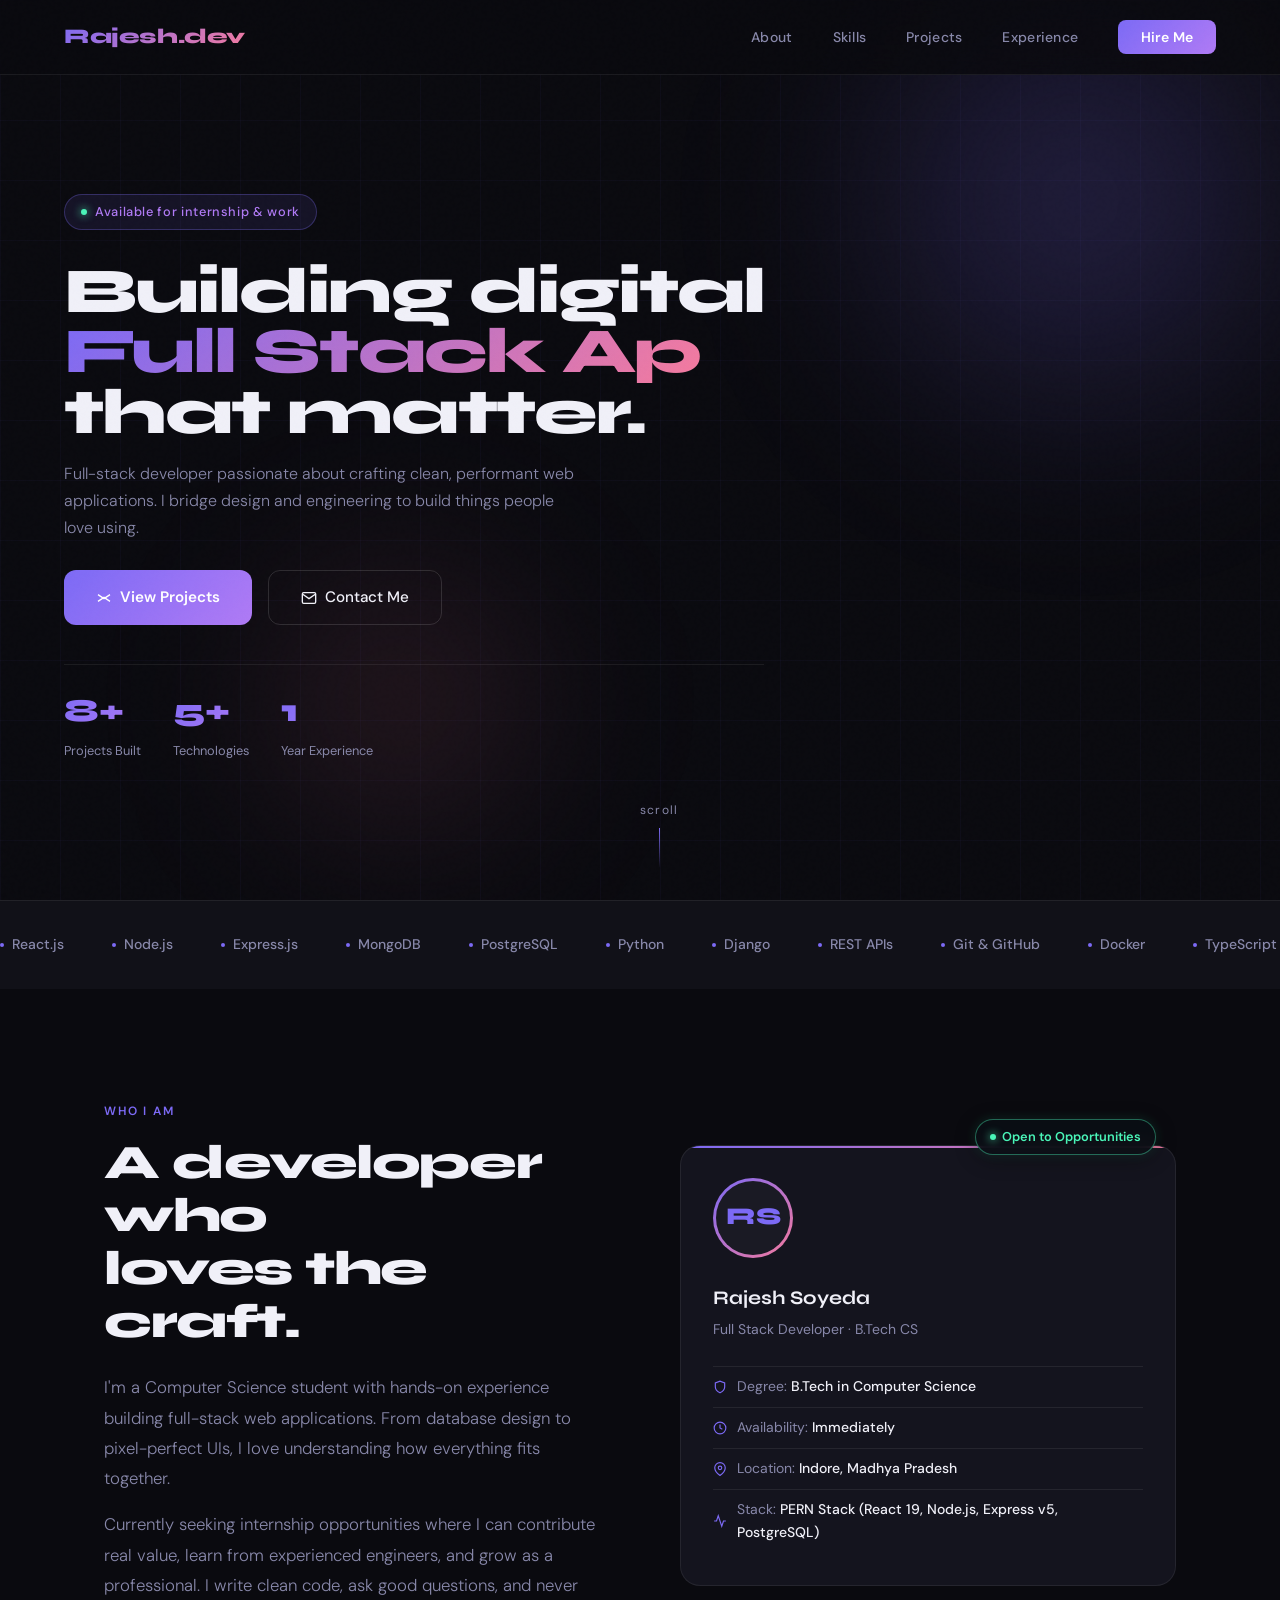
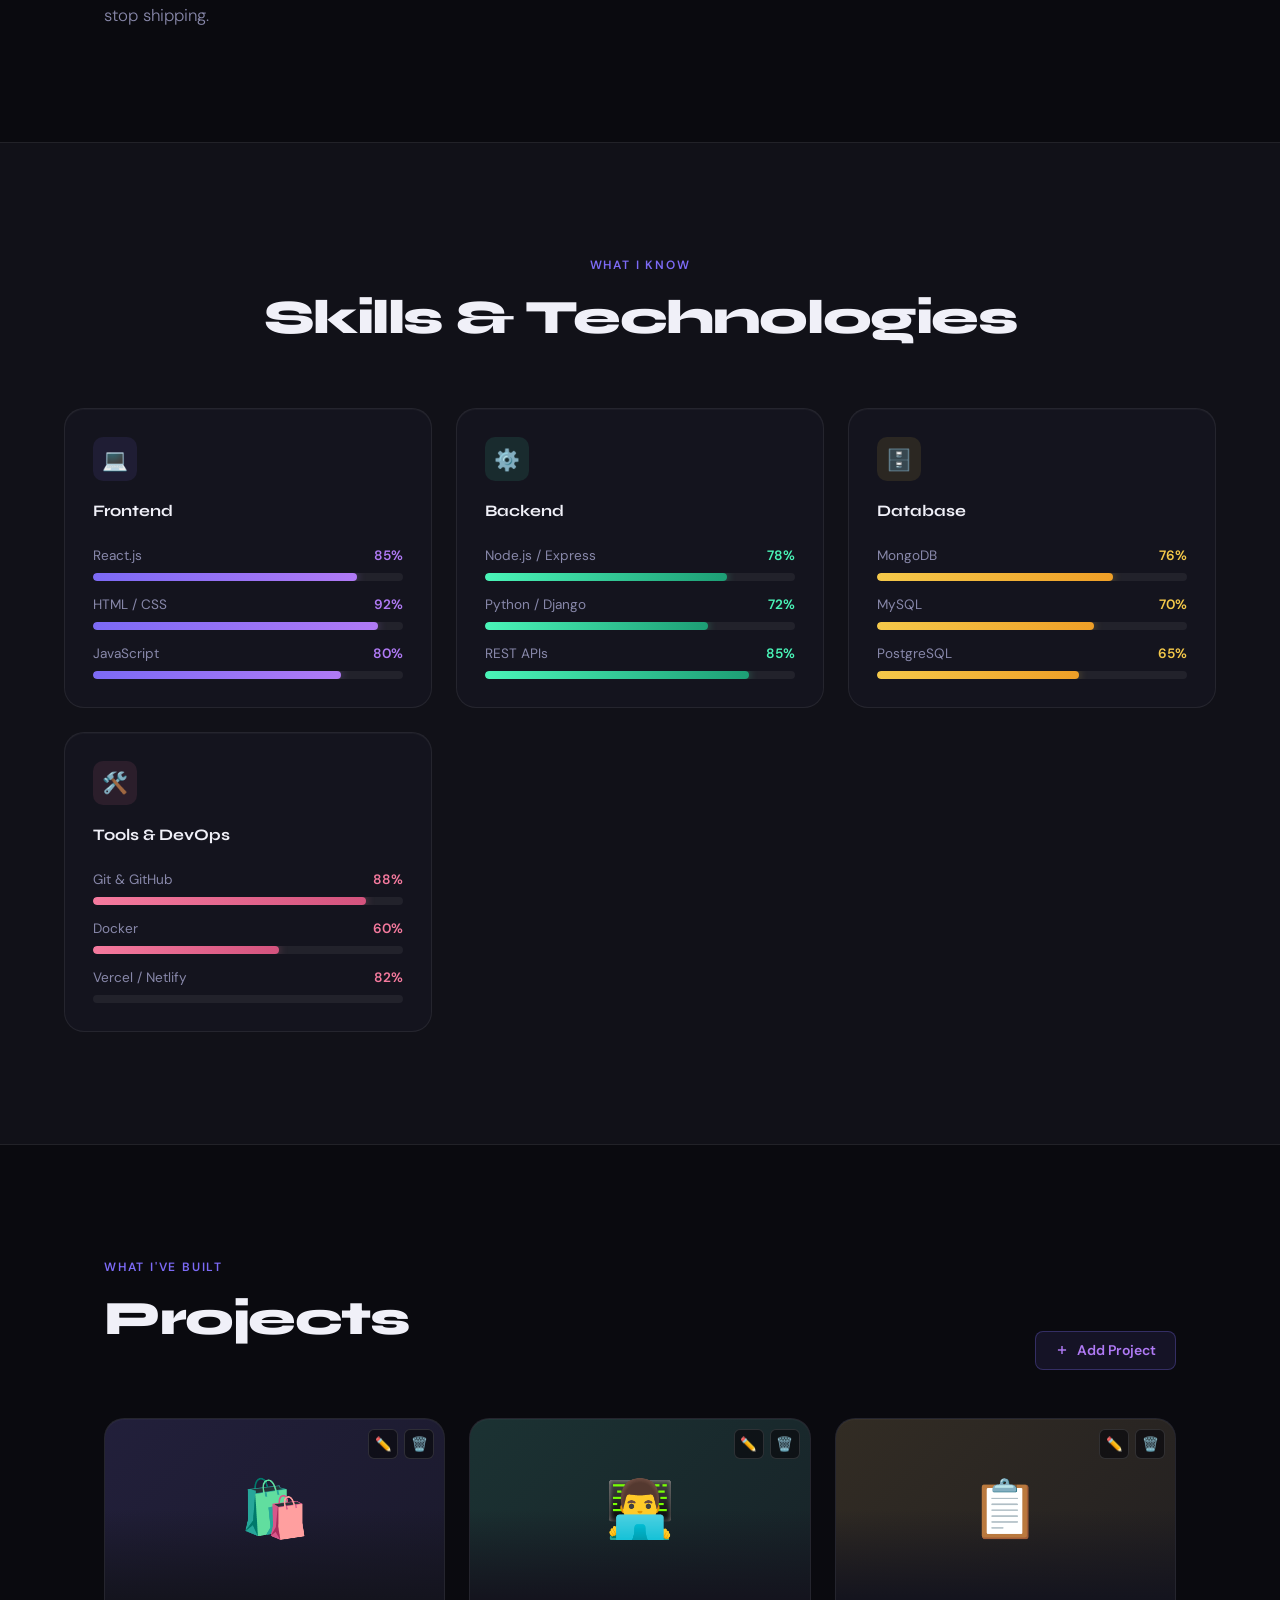
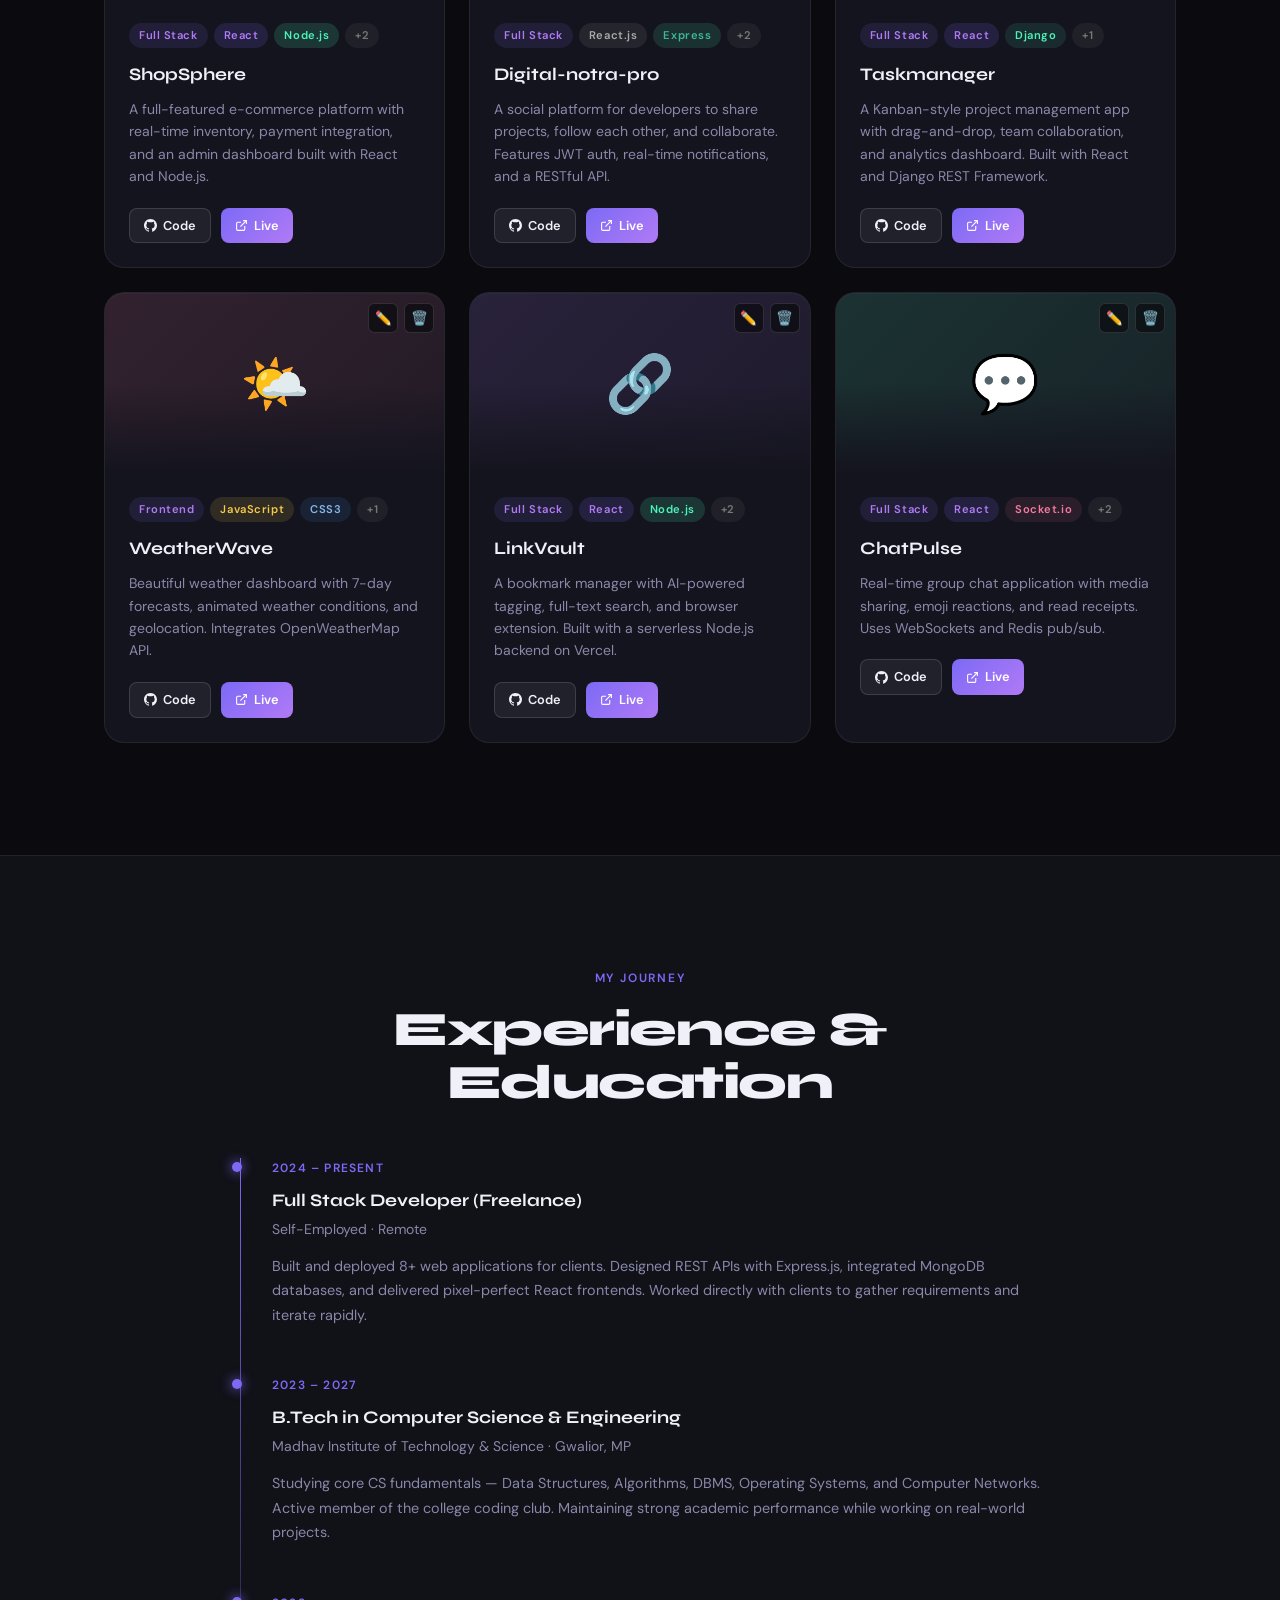
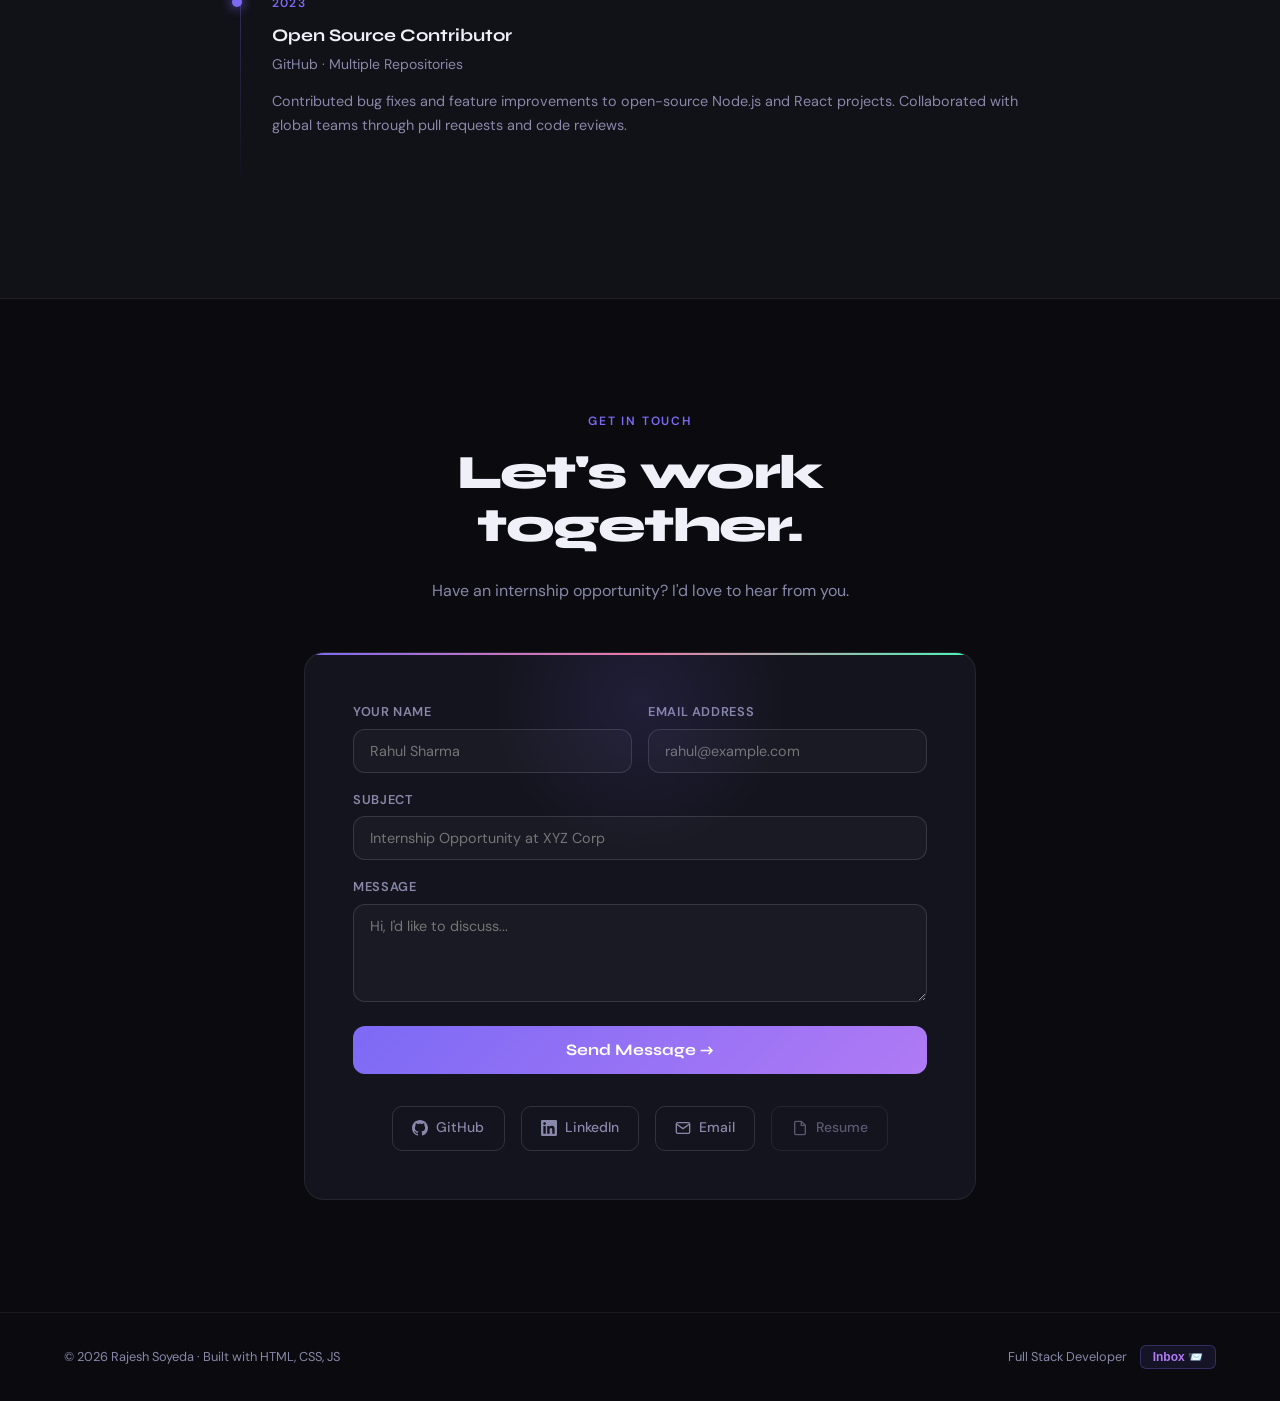
<file: index.html>
<!DOCTYPE html>
<html lang="en">

<head>
  <meta charset="UTF-8">
  <meta name="viewport" content="width=device-width, initial-scale=1.0">
  <title>Portfolio — Full Stack Developer</title>
  <link
    href="https://fonts.googleapis.com/css2?family=Syne:wght@400;600;700;800&family=DM+Sans:ital,wght@0,300;0,400;0,500;1,300&display=swap"
    rel="stylesheet">
  <link rel="stylesheet" href="style.css">
</head>

<body>

  <!-- NAV -->
  <nav>
    <div class="nav-logo">Rajesh.dev</div>
    <ul class="nav-links">
      <li><a href="#about">About</a></li>
      <li><a href="#skills">Skills</a></li>
      <li><a href="#projects">Projects</a></li>
      <li><a href="#experience">Experience</a></li>
      <li><a href="#contact" class="nav-cta">Hire Me</a></li>
    </ul>
  </nav>

  <!-- HERO -->
  <section id="hero">
    <div class="hero-orb orb1"></div>
    <div class="hero-orb orb2"></div>
    <div class="hero-content">
      <div class="hero-badge">
        <span>Available for internship & work</span>
      </div>
      <h1 class="hero-title">
        Building digital<br>
        <span class="line2 typing-text">experiences</span><br>
        that matter.
      </h1>
      <p class="hero-sub">
        Full-stack developer passionate about crafting clean, performant web applications. I bridge design and
        engineering to build things people love using.
      </p>
      <div class="hero-actions">
        <a href="#projects" class="btn-primary">
          <svg width="16" height="16" fill="none" stroke="currentColor" stroke-width="2" viewBox="0 0 24 24">
            <path d="M3 7l9 6 9-6M3 17l9-6 9 6" />
          </svg>
          View Projects
        </a>
        <a href="#contact" class="btn-secondary">
          <svg width="16" height="16" fill="none" stroke="currentColor" stroke-width="2" viewBox="0 0 24 24">
            <path d="M20 4H4c-1.1 0-2 .9-2 2v12c0 1.1.9 2 2 2h16c1.1 0 2-.9 2-2V6c0-1.1-.9-2-2-2z" />
            <polyline points="22,6 12,13 2,6" />
          </svg>
          Contact Me
        </a>
      </div>
      <div class="hero-stats">
        <div>
          <div class="stat-num stat-number" data-count="8" data-target="8">0</div>
          <div class="stat-label">Projects Built</div>
        </div>
        <div>
          <div class="stat-num stat-number" data-count="5" data-target="10">0</div>
          <div class="stat-label">Technologies</div>
        </div>
        <div>
          <div class="stat-num stat-number" data-count="1" data-target="1">0</div>
          <div class="stat-label">Year Experience</div>
        </div>
      </div>
    </div>
    <div class="scroll-indicator">
      <span>scroll</span>
      <div class="scroll-line"></div>
    </div>
  </section>

  <!-- MARQUEE -->
  <div class="marquee-section">
    <div class="marquee-track" id="marquee">
      <span class="marquee-item"><span class="marquee-dot"></span>React.js</span>
      <span class="marquee-item"><span class="marquee-dot"></span>Node.js</span>
      <span class="marquee-item"><span class="marquee-dot"></span>Express.js</span>
      <span class="marquee-item"><span class="marquee-dot"></span>MongoDB</span>
      <span class="marquee-item"><span class="marquee-dot"></span>PostgreSQL</span>
      <span class="marquee-item"><span class="marquee-dot"></span>Python</span>
      <span class="marquee-item"><span class="marquee-dot"></span>Django</span>
      <span class="marquee-item"><span class="marquee-dot"></span>REST APIs</span>
      <span class="marquee-item"><span class="marquee-dot"></span>Git & GitHub</span>
      <span class="marquee-item"><span class="marquee-dot"></span>Docker</span>
      <span class="marquee-item"><span class="marquee-dot"></span>TypeScript</span>
      <span class="marquee-item"><span class="marquee-dot"></span>Vercel / Netlify</span>
      <span class="marquee-item"><span class="marquee-dot"></span>React.js</span>
      <span class="marquee-item"><span class="marquee-dot"></span>Node.js</span>
      <span class="marquee-item"><span class="marquee-dot"></span>Express.js</span>
      <span class="marquee-item"><span class="marquee-dot"></span>MongoDB</span>
      <span class="marquee-item"><span class="marquee-dot"></span>PostgreSQL</span>
      <span class="marquee-item"><span class="marquee-dot"></span>Python</span>
      <span class="marquee-item"><span class="marquee-dot"></span>Django</span>
      <span class="marquee-item"><span class="marquee-dot"></span>REST APIs</span>
      <span class="marquee-item"><span class="marquee-dot"></span>Git & GitHub</span>
      <span class="marquee-item"><span class="marquee-dot"></span>Docker</span>
      <span class="marquee-item"><span class="marquee-dot"></span>TypeScript</span>
      <span class="marquee-item"><span class="marquee-dot"></span>Vercel / Netlify</span>
    </div>
  </div>

  <!-- ABOUT -->
  <section id="about">
    <div class="reveal">
      <div class="section-label">Who I Am</div>
      <h2 class="section-title">A developer who<br>loves the craft.</h2>
      <p class="about-text">
        I'm a Computer Science student with hands-on experience building full-stack web applications. From database
        design to pixel-perfect UIs, I love understanding how everything fits together.
      </p>
      <p class="about-text">
        Currently seeking internship opportunities where I can contribute real value, learn from experienced engineers,
        and grow as a professional. I write clean code, ask good questions, and never stop shipping.
      </p>
    </div>
    <div class="about-visual reveal">
      <div class="floating-badge">
        <span class="status-dot"></span>
        Open to Opportunities
      </div>
      <div class="about-card">
        <div class="avatar-ring">
          <div class="avatar-inner">RS</div>
        </div>
        <div class="about-name">Rajesh Soyeda</div>
        <div class="about-role">Full Stack Developer · B.Tech CS</div>
        <div class="info-row">
          <svg width="14" height="14" fill="none" stroke="currentColor" stroke-width="2" viewBox="0 0 24 24">
            <path d="M12 22s8-4 8-10V5l-8-3-8 3v7c0 6 8 10 8 10z" />
          </svg>
          <span>Degree: <strong>B.Tech in Computer Science</strong></span>
        </div>
        <div class="info-row">
          <svg width="14" height="14" fill="none" stroke="currentColor" stroke-width="2" viewBox="0 0 24 24">
            <circle cx="12" cy="12" r="10" />
            <polyline points="12 6 12 12 16 14" />
          </svg>
          <span>Availability: <strong>Immediately</strong></span>
        </div>
        <div class="info-row">
          <svg width="14" height="14" fill="none" stroke="currentColor" stroke-width="2" viewBox="0 0 24 24">
            <path d="M21 10c0 7-9 13-9 13s-9-6-9-13a9 9 0 0 1 18 0z" />
            <circle cx="12" cy="10" r="3" />
          </svg>
          <span>Location: <strong>Indore, Madhya Pradesh</strong></span>
        </div>
        <div class="info-row">
          <svg width="14" height="14" fill="none" stroke="currentColor" stroke-width="2" viewBox="0 0 24 24">
            <polyline points="22 12 18 12 15 21 9 3 6 12 2 12" />
          </svg>
          <span>Stack: <strong>PERN Stack (React 19, Node.js, Express v5, PostgreSQL)</strong></span>
        </div>
      </div>
    </div>
  </section>

  <!-- SKILLS -->
  <section id="skills">
    <div class="skills-inner">
      <div class="skills-header reveal">
        <div class="section-label">What I Know</div>
        <h2 class="section-title">Skills & Technologies</h2>
      </div>
      <div class="skills-grid" id="skillsGrid">

        <div class="skill-category reveal glass-card">
          <div class="cat-icon cat-icon-purple">💻</div>
          <div class="cat-title">Frontend</div>
          <div class="skill-bars">
            <div class="skill-item">
              <div class="skill-meta"><span>React.js</span><span class="percent-purple">85%</span></div>
              <div class="skill-bar-bg">
                <div class="skill-bar-fill bar-purple w-85" data-w="85%" data-percentage="85%"></div>
              </div>
            </div>
            <div class="skill-item">
              <div class="skill-meta"><span>HTML / CSS</span><span class="percent-purple">92%</span></div>
              <div class="skill-bar-bg">
                <div class="skill-bar-fill bar-purple w-92" data-w="92%" data-percentage="92%"></div>
              </div>
            </div>
            <div class="skill-item">
              <div class="skill-meta"><span>JavaScript</span><span class="percent-purple">80%</span></div>
              <div class="skill-bar-bg">
                <div class="skill-bar-fill bar-purple w-80" data-w="80%" data-percentage="80%"></div>
              </div>
            </div>
          </div>
        </div>

        <div class="skill-category reveal glass-card">
          <div class="cat-icon cat-icon-green">⚙️</div>
          <div class="cat-title">Backend</div>
          <div class="skill-bars">
            <div class="skill-item">
              <div class="skill-meta"><span>Node.js / Express</span><span class="percent-green">78%</span></div>
              <div class="skill-bar-bg">
                <div class="skill-bar-fill bar-green w-78" data-w="78%" data-percentage="78%"></div>
              </div>
            </div>
            <div class="skill-item">
              <div class="skill-meta"><span>Python / Django</span><span class="percent-green">72%</span></div>
              <div class="skill-bar-bg">
                <div class="skill-bar-fill bar-green w-72" data-w="72%" data-percentage="72%"></div>
              </div>
            </div>
            <div class="skill-item">
              <div class="skill-meta"><span>REST APIs</span><span class="percent-green">85%</span></div>
              <div class="skill-bar-bg">
                <div class="skill-bar-fill bar-green w-85" data-w="85%" data-percentage="85%"></div>
              </div>
            </div>
          </div>
        </div>

        <div class="skill-category reveal glass-card">
          <div class="cat-icon cat-icon-amber">🗄️</div>
          <div class="cat-title">Database</div>
          <div class="skill-bars">
            <div class="skill-item">
              <div class="skill-meta"><span>MongoDB</span><span class="percent-amber">76%</span></div>
              <div class="skill-bar-bg">
                <div class="skill-bar-fill bar-amber w-76" data-w="76%" data-percentage="76%"></div>
              </div>
            </div>
            <div class="skill-item">
              <div class="skill-meta"><span>MySQL</span><span class="percent-amber">70%</span></div>
              <div class="skill-bar-bg">
                <div class="skill-bar-fill bar-amber w-70" data-w="70%" data-percentage="70%"></div>
              </div>
            </div>
            <div class="skill-item">
              <div class="skill-meta"><span>PostgreSQL</span><span class="percent-amber">65%</span></div>
              <div class="skill-bar-bg">
                <div class="skill-bar-fill bar-amber w-65" data-w="65%" data-percentage="65%"></div>
              </div>
            </div>
          </div>
        </div>

        <div class="skill-category reveal glass-card">
          <div class="cat-icon cat-icon-pink">🛠️</div>
          <div class="cat-title">Tools & DevOps</div>
          <div class="skill-bars">
            <div class="skill-item">
              <div class="skill-meta"><span>Git & GitHub</span><span class="percent-pink">88%</span></div>
              <div class="skill-bar-bg">
                <div class="skill-bar-fill bar-pink w-88" data-w="88%" data-percentage="88%"></div>
              </div>
            </div>
            <div class="skill-item">
              <div class="skill-meta"><span>Docker</span><span class="percent-pink">60%</span></div>
              <div class="skill-bar-bg">
                <div class="skill-bar-fill bar-pink w-60" data-w="60%" data-percentage="60%"></div>
              </div>
            </div>
            <div class="skill-item">
              <div class="skill-meta"><span>Vercel / Netlify</span><span class="percent-pink">82%</span></div>
              <div class="skill-bar-bg">
                <div class="skill-bar-fill bar-pink w-82" data-w="82%" data-percentage="82%"></div>
              </div>
            </div>
          </div>
        </div>

      </div>
    </div>
  </section>

  <!-- PROJECTS -->
  <section id="projects">
    <div class="projects-header reveal">
      <div>
        <div class="section-label">What I've Built</div>
        <h2 class="section-title">Projects</h2>
      </div>
      <button class="add-project-btn" onclick="openModal()">
        <svg width="14" height="14" fill="none" stroke="currentColor" stroke-width="2.5" viewBox="0 0 24 24">
          <line x1="12" y1="5" x2="12" y2="19" />
          <line x1="5" y1="12" x2="19" y2="12" />
        </svg>
        Add Project
      </button>
    </div>
    <div class="projects-grid" id="projectsGrid"></div>
  </section>

  <!-- EXPERIENCE -->
  <section id="experience">
    <div class="exp-inner">
      <div class="reveal text-center">
        <div class="section-label">My Journey</div>
        <h2 class="section-title">Experience & Education</h2>
      </div>
      <div class="timeline">
        <div class="timeline-item reveal">
          <div class="tl-date">2024 – Present</div>
          <div class="tl-title">Full Stack Developer (Freelance)</div>
          <div class="tl-company">Self-Employed · Remote</div>
          <div class="tl-desc">Built and deployed 8+ web applications for clients. Designed REST APIs with Express.js,
            integrated MongoDB databases, and delivered pixel-perfect React frontends. Worked directly with clients to
            gather requirements and iterate rapidly.</div>
        </div>
        <div class="timeline-item reveal">
          <div class="tl-date">2023 – 2027</div>
          <div class="tl-title">B.Tech in Computer Science & Engineering</div>
          <div class="tl-company">Madhav Institute of Technology & Science · Gwalior, MP</div>
          <div class="tl-desc">Studying core CS fundamentals — Data Structures, Algorithms, DBMS, Operating Systems, and
            Computer Networks. Active member of the college coding club. Maintaining strong academic performance while
            working on real-world projects.</div>
        </div>
        <div class="timeline-item reveal">
          <div class="tl-date">2023</div>
          <div class="tl-title">Open Source Contributor</div>
          <div class="tl-company">GitHub · Multiple Repositories</div>
          <div class="tl-desc">Contributed bug fixes and feature improvements to open-source Node.js and React projects.
            Collaborated with global teams through pull requests and code reviews.</div>
        </div>
      </div>
    </div>
  </section>

  <!-- CONTACT -->
  <section id="contact">
    <div class="reveal">
      <div class="section-label">Get In Touch</div>
      <h2 class="section-title">Let's work together.</h2>
      <p class="contact-sub">Have an internship opportunity? I'd love to hear from you.</p>
    </div>
    <div class="contact-wrapper reveal">
      <div class="contact-glow"></div>
      <div class="contact-form">
        <div class="form-grid">
          <div class="form-row">
            <div class="form-group">
              <label class="form-label">YOUR NAME</label>
              <input class="form-input" id="cName" type="text" placeholder="Rahul Sharma">
            </div>
            <div class="form-group">
              <label class="form-label">EMAIL ADDRESS</label>
              <input class="form-input" id="cEmail" type="email" placeholder="rahul@example.com">
            </div>
          </div>
          <div class="form-group">
            <label class="form-label">SUBJECT</label>
            <input class="form-input" id="cSubject" type="text" placeholder="Internship Opportunity at XYZ Corp">
          </div>
          <div class="form-group">
            <label class="form-label">MESSAGE</label>
            <textarea class="form-textarea" id="cMessage" rows="4" placeholder="Hi, I'd like to discuss..."></textarea>
          </div>
          <button class="submit-btn" onclick="sendMessage()">Send Message →</button>
        </div>
      </div>
      <div class="contact-socials">
        <a class="social-link" href="https://github.com/rajeshsoyeda-hash" target="_blank" rel="noopener noreferrer">
          <svg width="16" height="16" viewBox="0 0 24 24" fill="currentColor">
            <path
              d="M12 0c-6.626 0-12 5.373-12 12 0 5.302 3.438 9.8 8.207 11.387.599.111.793-.261.793-.577v-2.234c-3.338.726-4.033-1.416-4.033-1.416-.546-1.387-1.333-1.756-1.333-1.756-1.089-.745.083-.729.083-.729 1.205.084 1.839 1.237 1.839 1.237 1.07 1.834 2.807 1.304 3.492.997.107-.775.418-1.305.762-1.604-2.665-.305-5.467-1.334-5.467-5.931 0-1.311.469-2.381 1.236-3.221-.124-.303-.535-1.524.117-3.176 0 0 1.008-.322 3.301 1.23.957-.266 1.983-.399 3.003-.404 1.02.005 2.047.138 3.006.404 2.291-1.552 3.297-1.23 3.297-1.23.653 1.653.242 2.874.118 3.176.77.84 1.235 1.911 1.235 3.221 0 4.609-2.807 5.624-5.479 5.921.43.372.823 1.102.823 2.222v3.293c0 .319.192.694.801.576 4.765-1.589 8.199-6.086 8.199-11.386 0-6.627-5.373-12-12-12z" />
          </svg>
          GitHub
        </a>
        <a class="social-link" href="https://www.linkedin.com/in/rajesh-soyeda-375a48291" target="_blank"
          rel="noopener noreferrer">
          <svg width="16" height="16" viewBox="0 0 24 24" fill="currentColor">
            <path
              d="M20.447 20.452h-3.554v-5.569c0-1.328-.027-3.037-1.852-3.037-1.853 0-2.136 1.445-2.136 2.939v5.667H9.351V9h3.414v1.561h.046c.477-.9 1.637-1.85 3.37-1.85 3.601 0 4.267 2.37 4.267 5.455v6.286zM5.337 7.433c-1.144 0-2.063-.926-2.063-2.065 0-1.138.92-2.063 2.063-2.063 1.14 0 2.064.925 2.064 2.063 0 1.139-.925 2.065-2.064 2.065zm1.782 13.019H3.555V9h3.564v11.452zM22.225 0H1.771C.792 0 0 .774 0 1.729v20.542C0 23.227.792 24 1.771 24h20.451C23.2 24 24 23.227 24 22.271V1.729C24 .774 23.2 0 22.222 0h.003z" />
          </svg>
          LinkedIn
        </a>
        <a class="social-link" href="mailto:rajeshsoyeda@gmail.com">
          <svg width="16" height="16" fill="none" stroke="currentColor" stroke-width="2" viewBox="0 0 24 24">
            <path d="M4 4h16c1.1 0 2 .9 2 2v12c0 1.1-.9 2-2 2H4c-1.1 0-2-.9-2-2V6c0-1.1.9-2 2-2z" />
            <polyline points="22,6 12,13 2,6" />
          </svg>
          Email
        </a>
        <a class="social-link social-link-disabled" href="#" title="Resume coming soon">
          <svg width="16" height="16" fill="none" stroke="currentColor" stroke-width="2" viewBox="0 0 24 24">
            <path d="M14 2H6a2 2 0 0 0-2 2v16a2 2 0 0 0 2 2h12a2 2 0 0 0 2-2V8z" />
            <polyline points="14 2 14 8 20 8" />
          </svg>
          Resume
        </a>
      </div>
    </div>
  </section>

  <!-- FOOTER -->
  <footer>
    <span>© 2026 Rajesh Soyeda · Built with HTML, CSS, JS</span>
    <div>
      <span class="footer-role">Full Stack Developer</span>
      <button class="view-messages-btn" onclick="openInboxModal()" title="View received messages">Inbox 📨</button>
    </div>
  </footer>

  <!-- INBOX MODAL -->
  <div class="modal-overlay" id="inboxOverlay" onclick="closeInboxOutside(event)">
    <div class="modal">
      <button class="close-btn" onclick="closeInboxModal()">✕</button>
      <div class="modal-title">Received Messages 📨</div>
      <div class="modal-sub">Messages sent from your contact form (also forwarded to your Gmail).</div>
      <div class="inbox-list" id="inboxList"></div>
    </div>
  </div>

  <!-- ADD PROJECT MODAL -->
  <div class="modal-overlay" id="modalOverlay" onclick="closeModalOutside(event)">
    <div class="modal">
      <button class="close-btn" onclick="closeModal()">✕</button>
      <input type="hidden" id="pId">
      <div class="modal-title" id="modalTitle">Add New Project</div>
      <div class="modal-sub" id="modalSub">This will be saved to your local project database.</div>
      <div class="form-grid">
        <div class="form-row">
          <div class="form-group">
            <label class="form-label">PROJECT TITLE</label>
            <input class="form-input" id="pTitle" placeholder="E-Commerce App">
          </div>
          <div class="form-group">
            <label class="form-label">CATEGORY</label>
            <select class="form-select" id="pCategory" title="Project Category" aria-label="Project Category">
              <option value="Full Stack">Full Stack</option>
              <option value="Frontend">Frontend</option>
              <option value="Backend">Backend</option>
              <option value="ML/AI">ML/AI</option>
              <option value="Mobile">Mobile</option>
            </select>
          </div>
        </div>
        <div class="form-group">
          <label class="form-label">DESCRIPTION</label>
          <textarea class="form-textarea" id="pDesc" placeholder="What does this project do?"></textarea>
        </div>
        <div class="form-group">
          <label class="form-label">TECH STACK (comma separated)</label>
          <input class="form-input" id="pTech" placeholder="React, Node.js, MongoDB">
        </div>
        <div class="form-row">
          <div class="form-group">
            <label class="form-label">GITHUB URL</label>
            <input class="form-input" id="pGithub" placeholder="https://github.com/...">
          </div>
          <div class="form-group">
            <label class="form-label">LIVE URL</label>
            <input class="form-input" id="pLive" placeholder="https://yourproject.vercel.app">
          </div>
        </div>
        <div class="form-group">
          <label class="form-label">EMOJI ICON</label>
          <input class="form-input" id="pEmoji" placeholder="🚀" maxlength="4">
        </div>
        <button class="submit-btn" id="modalSubmitBtn" onclick="saveProject()">Save Project →</button>
      </div>
    </div>
  </div>

  <!-- TOAST -->
  <div class="toast" id="toast">
    <span id="toastIcon">✓</span>
    <span id="toastMsg">Done!</span>
  </div>

  <script src="script.js"></script>
  <script>
    // ─── DATABASE (localStorage) ───
    const DB_KEY = 'portfolio_projects';

    function dbGet() {
      try { return JSON.parse(localStorage.getItem(DB_KEY)) || []; }
      catch { return []; }
    }

    function dbSave(data) {
      localStorage.setItem(DB_KEY, JSON.stringify(data));
    }

    // Default projects
    const DEFAULT_PROJECTS = [
      {
        id: 1, title: "ShopSphere", category: "Full Stack",
        desc: "A full-featured e-commerce platform with real-time inventory, payment integration, and an admin dashboard built with React and Node.js.",
        tech: ["React", "Node.js", "MongoDB", "Stripe"],
        emoji: "🛍️", github: "https://github.com/rajeshsoyeda-hash/E-eCommerce-.git", live: " https://rajeshsoyeda-hash.github.io/E-eCommerce-/", color: "#7c6af5"
      },
      {
        id: 2, title: "Digital-notra-pro", category: "Full Stack",
        desc: "A social platform for developers to share projects, follow each other, and collaborate. Features JWT auth, real-time notifications, and a RESTful API.",
        tech: ["React.js", "Express", "PostgreSQL", "Socket.io"],
        emoji: "👨‍💻", github: "https://github.com/rajeshsoyeda-hash/Digital-notra-pro.git", live: " https://rajeshsoyeda-hash.github.io/Digital-notra-pro/", color: "#4af5b8"
      },
      {
        id: 3, title: "Taskmanager", category: "Full Stack",
        desc: "A Kanban-style project management app with drag-and-drop, team collaboration, and analytics dashboard. Built with React and Django REST Framework.",
        tech: ["React", "Django", "PostgreSQL"],
        emoji: "📋", github: "https://github.com/rajeshsoyeda-hash/Task-manager.git", live: "rajeshsoyeda-hash.github.io/taskmanager", color: "#f5c94a"
      },
      {
        id: 4, title: "WeatherWave", category: "Frontend",
        desc: "Beautiful weather dashboard with 7-day forecasts, animated weather conditions, and geolocation. Integrates OpenWeatherMap API.",
        tech: ["JavaScript", "CSS3", "OpenWeather API"],
        emoji: "🌤️", github: "#", live: "#", color: "#f57a9e"
      },
      {
        id: 5, title: "LinkVault", category: "Full Stack",
        desc: "A bookmark manager with AI-powered tagging, full-text search, and browser extension. Built with a serverless Node.js backend on Vercel.",
        tech: ["React", "Node.js", "MongoDB", "Vercel"],
        emoji: "🔗", github: "#", live: "#", color: "#b07af5"
      },
      {
        id: 6, title: "ChatPulse", category: "Full Stack",
        desc: "Real-time group chat application with media sharing, emoji reactions, and read receipts. Uses WebSockets and Redis pub/sub.",
        tech: ["React", "Socket.io", "Redis", "Express"],
        emoji: "💬", github: "#", live: "#", color: "#4af5b8"
      }
    ];

    // Init DB
    if (!localStorage.getItem(DB_KEY)) {
      dbSave(DEFAULT_PROJECTS);
    }

    // ─── TAG COLORS ───
    const TAG_COLORS = {
      'React': { bg: 'rgba(124,106,245,0.15)', color: '#b07af5' },
      'Node.js': { bg: 'rgba(74,245,184,0.15)', color: '#4af5b8' },
      'Express': { bg: 'rgba(74,245,184,0.12)', color: '#3db896' },
      'MongoDB': { bg: 'rgba(74,245,184,0.12)', color: '#4af5b8' },
      'PostgreSQL': { bg: 'rgba(56,138,221,0.15)', color: '#85b7eb' },
      'Python': { bg: 'rgba(245,201,74,0.15)', color: '#f5c94a' },
      'Django': { bg: 'rgba(74,245,184,0.1)', color: '#4af5b8' },
      'Stripe': { bg: 'rgba(124,106,245,0.1)', color: '#7c6af5' },
      'Socket.io': { bg: 'rgba(245,122,158,0.1)', color: '#f57a9e' },
      'Redis': { bg: 'rgba(245,90,90,0.1)', color: '#f56a6a' },
      'Vercel': { bg: 'rgba(255,255,255,0.05)', color: '#aaa' },
      'JavaScript': { bg: 'rgba(245,201,74,0.12)', color: '#f5c94a' },
      'CSS3': { bg: 'rgba(56,138,221,0.12)', color: '#85b7eb' },
    };

    function getTagStyle(t) {
      const s = TAG_COLORS[t.trim()] || { bg: 'rgba(255,255,255,0.07)', color: '#aaa' };
      return `background:${s.bg};color:${s.color}`;
    }

    // ─── RENDER PROJECTS ───
    function renderProjects() {
      const projects = dbGet();
      const grid = document.getElementById('projectsGrid');
      grid.innerHTML = projects.map(p => `
    <div class="project-card reveal glass-card" onclick="void(0)">
      <div class="card-actions">
        <button class="card-action-btn" title="Edit Project" onclick="event.stopPropagation(); openModal(${p.id})">✏️</button>
        <button class="card-action-btn delete" title="Delete Project" onclick="event.stopPropagation(); deleteProject(${p.id})">🗑️</button>
      </div>
      <div class="project-thumb" style="background:linear-gradient(135deg,${p.color}22,${p.color}11)">
        <span style="font-size:3.5rem;position:relative;z-index:1">${p.emoji || '🚀'}</span>
      </div>
      <div class="project-body">
        <div class="project-tags">
          <span class="tag" style="background:rgba(124,106,245,0.12);color:#b07af5">${p.category}</span>
          ${(p.tech || []).slice(0, 2).map(t => `<span class="tag" style="${getTagStyle(t)}">${t}</span>`).join('')}
          ${p.tech && p.tech.length > 2 ? `<span class="tag" style="background:rgba(255,255,255,0.05);color:#777">+${p.tech.length - 2}</span>` : ''}
        </div>
        <div class="project-title">${p.title}</div>
        <div class="project-desc">${p.desc}</div>
        <div class="project-links">
          ${p.github ? `<a class="proj-link github" href="${p.github}" target="_blank" rel="noopener noreferrer">
            <svg width="13" height="13" viewBox="0 0 24 24" fill="currentColor"><path d="M12 0c-6.626 0-12 5.373-12 12 0 5.302 3.438 9.8 8.207 11.387.599.111.793-.261.793-.577v-2.234c-3.338.726-4.033-1.416-4.033-1.416-.546-1.387-1.333-1.756-1.333-1.756-1.089-.745.083-.729.083-.729 1.205.084 1.839 1.237 1.839 1.237 1.07 1.834 2.807 1.304 3.492.997.107-.775.418-1.305.762-1.604-2.665-.305-5.467-1.334-5.467-5.931 0-1.311.469-2.381 1.236-3.221-.124-.303-.535-1.524.117-3.176 0 0 1.008-.322 3.301 1.23.957-.266 1.983-.399 3.003-.404 1.02.005 2.047.138 3.006.404 2.291-1.552 3.297-1.23 3.297-1.23.653 1.653.242 2.874.118 3.176.77.84 1.235 1.911 1.235 3.221 0 4.609-2.807 5.624-5.479 5.921.43.372.823 1.102.823 2.222v3.293c0 .319.192.694.801.576 4.765-1.589 8.199-6.086 8.199-11.386 0-6.627-5.373-12-12-12z"/></svg>
            Code</a>` : ''}
          ${p.live ? `<a class="proj-link live" href="${p.live}" target="_blank" rel="noopener noreferrer">
            <svg width="13" height="13" fill="none" stroke="currentColor" stroke-width="2" viewBox="0 0 24 24"><path d="M18 13v6a2 2 0 0 1-2 2H5a2 2 0 0 1-2-2V8a2 2 0 0 1 2-2h6"/><polyline points="15 3 21 3 21 9"/><line x1="10" y1="14" x2="21" y2="3"/></svg>
            Live</a>` : ''}
        </div>
      </div>
    </div>
  `).join('');
      initReveal();
    }

    // ─── MODAL ───
    function openModal(id = null) {
      const modalOverlay = document.getElementById('modalOverlay');
      const modalTitle = document.getElementById('modalTitle');
      const modalSub = document.getElementById('modalSub');
      const submitBtn = document.getElementById('modalSubmitBtn');
      const pIdInput = document.getElementById('pId');

      if (id) {
        const projects = dbGet();
        const project = projects.find(p => p.id === id);
        if (project) {
          pIdInput.value = project.id;
          document.getElementById('pTitle').value = project.title || '';
          document.getElementById('pCategory').value = project.category || 'Full Stack';
          document.getElementById('pDesc').value = project.desc || '';
          document.getElementById('pTech').value = (project.tech || []).join(', ');
          document.getElementById('pGithub').value = project.github || '';
          document.getElementById('pLive').value = project.live || '';
          document.getElementById('pEmoji').value = project.emoji || '🚀';
          modalTitle.textContent = 'Edit Project';
          modalSub.textContent = 'Update details of your existing project.';
          submitBtn.textContent = 'Update Project →';
        }
      } else {
        pIdInput.value = '';
        ['pTitle', 'pDesc', 'pTech', 'pGithub', 'pLive', 'pEmoji'].forEach(input => {
          document.getElementById(input).value = '';
        });
        modalTitle.textContent = 'Add New Project';
        modalSub.textContent = 'This will be saved to your local project database.';
        submitBtn.textContent = 'Save Project →';
      }

      modalOverlay.classList.add('open');
    }

    function closeModal() {
      document.getElementById('modalOverlay').classList.remove('open');
      document.getElementById('pId').value = '';
      ['pTitle', 'pDesc', 'pTech', 'pGithub', 'pLive', 'pEmoji'].forEach(id => {
        document.getElementById(id).value = '';
      });
    }

    function closeModalOutside(e) {
      if (e.target === document.getElementById('modalOverlay')) closeModal();
    }

    function saveProject() {
      const title = document.getElementById('pTitle').value.trim();
      const desc = document.getElementById('pDesc').value.trim();
      if (!title || !desc) { showToast('Please fill Title and Description.', 'error'); return; }

      const pId = document.getElementById('pId').value;
      const techRaw = document.getElementById('pTech').value;
      const tech = techRaw ? techRaw.split(',').map(t => t.trim()).filter(Boolean) : [];
      const colors = ['#7c6af5', '#4af5b8', '#f5c94a', '#f57a9e', '#b07af5', '#85b7eb'];
      const projects = dbGet();

      if (pId) {
        const index = projects.findIndex(p => p.id == pId);
        if (index !== -1) {
          projects[index] = {
            ...projects[index],
            title,
            desc,
            tech,
            category: document.getElementById('pCategory').value,
            github: document.getElementById('pGithub').value || '#',
            live: document.getElementById('pLive').value || '#',
            emoji: document.getElementById('pEmoji').value || projects[index].emoji || '🚀'
          };
          dbSave(projects);
          showToast('Project updated successfully!', 'success');
        }
      } else {
        const project = {
          id: Date.now(),
          title,
          desc,
          tech,
          category: document.getElementById('pCategory').value,
          github: document.getElementById('pGithub').value || '#',
          live: document.getElementById('pLive').value || '#',
          emoji: document.getElementById('pEmoji').value || '🚀',
          color: colors[Math.floor(Math.random() * colors.length)]
        };
        projects.unshift(project);
        dbSave(projects);
        showToast('Project saved to database!', 'success');
      }

      renderProjects();
      closeModal();
    }

    function deleteProject(id) {
      if (confirm('Are you sure you want to delete this project?')) {
        let projects = dbGet();
        projects = projects.filter(p => p.id !== id);
        dbSave(projects);
        renderProjects();
        showToast('Project deleted.', 'error');
      }
    }

    // ─── CONTACT ───
    function sendMessage() {
      const name = document.getElementById('cName').value.trim();
      const email = document.getElementById('cEmail').value.trim();
      const subject = document.getElementById('cSubject').value.trim() || 'Portfolio Inquiry';
      const msg = document.getElementById('cMessage').value.trim();
      if (!name || !email || !msg) { showToast('Please fill all required fields.', 'error'); return; }

      const btn = document.querySelector('.submit-btn');
      btn.textContent = 'Sending...';
      btn.disabled = true;

      // Save to Local DB Inbox
      const msgs = JSON.parse(localStorage.getItem('portfolio_messages') || '[]');
      msgs.unshift({ name, email, subject, msg, date: new Date().toLocaleString() });
      localStorage.setItem('portfolio_messages', JSON.stringify(msgs));

      // Send email to rajeshsoyeda@gmail.com via FormSubmit AJAX API
      fetch("https://formsubmit.co/ajax/rajeshsoyeda@gmail.com", {
        method: "POST",
        headers: { "Content-Type": "application/json", "Accept": "application/json" },
        body: JSON.stringify({ name, email, subject, message: msg })
      }).catch(() => { /* silent fallback */ });

      setTimeout(() => {
        btn.textContent = 'Send Message →';
        btn.disabled = false;
        ['cName', 'cEmail', 'cSubject', 'cMessage'].forEach(id => document.getElementById(id).value = '');
        showToast('Message sent! Saved to Inbox & sent to your Email.', 'success');
      }, 1000);
    }

    // ─── INBOX MODAL HANDLERS ───
    function escapeHtml(str) {
      if (!str) return '';
      return String(str)
        .replace(/&/g, '&amp;')
        .replace(/</g, '&lt;')
        .replace(/>/g, '&gt;')
        .replace(/"/g, '&quot;')
        .replace(/'/g, '&#039;');
    }

    function openInboxModal() {
      renderInboxMessages();
      document.getElementById('inboxOverlay').classList.add('open');
    }

    function closeInboxModal() {
      document.getElementById('inboxOverlay').classList.remove('open');
    }

    function closeInboxOutside(e) {
      if (e.target.id === 'inboxOverlay') closeInboxModal();
    }

    function renderInboxMessages() {
      const list = document.getElementById('inboxList');
      const msgs = JSON.parse(localStorage.getItem('portfolio_messages') || '[]');
      if (msgs.length === 0) {
        list.innerHTML = '<div style="color:var(--muted); text-align:center; padding:2rem 0;">No messages received yet.</div>';
        return;
      }
      list.innerHTML = msgs.map((m, index) => `
    <div class="inbox-item">
      <div class="inbox-header">
        <span class="inbox-sender">${escapeHtml(m.name)}</span>
        <span class="inbox-date">${escapeHtml(m.date || '')}</span>
      </div>
      <div class="inbox-email">📧 ${escapeHtml(m.email)}</div>
      <div class="inbox-subject">📌 ${escapeHtml(m.subject || 'No Subject')}</div>
      <div class="inbox-body">${escapeHtml(m.msg)}</div>
      <button class="inbox-del-btn" onclick="deleteMessage(${index})">🗑️ Delete</button>
    </div>
  `).join('');
    }

    function deleteMessage(index) {
      let msgs = JSON.parse(localStorage.getItem('portfolio_messages') || '[]');
      msgs.splice(index, 1);
      localStorage.setItem('portfolio_messages', JSON.stringify(msgs));
      renderInboxMessages();
      showToast('Message deleted.', 'error');
    }

    // ─── TOAST ───
    function showToast(msg, type = 'success') {
      const toast = document.getElementById('toast');
      document.getElementById('toastMsg').textContent = msg;
      document.getElementById('toastIcon').textContent = type === 'success' ? '✓' : '✕';
      toast.className = `toast ${type} show`;
      setTimeout(() => toast.classList.remove('show'), 3500);
    }

    // ─── SCROLL REVEAL ───
    function initReveal() {
      const els = document.querySelectorAll('.reveal');
      const obs = new IntersectionObserver((entries) => {
        entries.forEach((e, i) => {
          if (e.isIntersecting) {
            setTimeout(() => e.target.classList.add('visible'), i * 80);
            obs.unobserve(e.target);
          }
        });
      }, { threshold: 0.1 });
      els.forEach(el => obs.observe(el));
    }

    // ─── SKILL BARS ANIMATION ───
    function initSkillBars() {
      const bars = document.querySelectorAll('.skill-bar-fill');
      bars.forEach(b => {
        b.style.width = '0%';
      });
      const obs = new IntersectionObserver((entries) => {
        entries.forEach(e => {
          if (e.isIntersecting) {
            setTimeout(() => {
              e.target.style.width = e.target.dataset.w;
            }, 150);
            obs.unobserve(e.target);
          }
        });
      }, { threshold: 0.2 });
      bars.forEach(b => obs.observe(b));
    }

    // ─── COUNTER ANIMATION ───
    function animateCounters() {
      const counters = document.querySelectorAll('[data-count]');
      const obs = new IntersectionObserver((entries) => {
        entries.forEach(e => {
          if (e.isIntersecting) {
            const target = parseInt(e.target.dataset.count);
            const suffix = target >= 5 && target < 10 ? '+' : '+';
            let current = 0;
            const step = Math.ceil(target / 30);
            const timer = setInterval(() => {
              current = Math.min(current + step, target);
              e.target.textContent = current + (target > 1 ? '+' : '');
              if (current >= target) clearInterval(timer);
            }, 40);
            obs.unobserve(e.target);
          }
        });
      }, { threshold: 0.5 });
      counters.forEach(c => obs.observe(c));
    }

    // ─── ACTIVE NAV ───
    function initActiveNav() {
      const sections = document.querySelectorAll('section[id]');
      window.addEventListener('scroll', () => {
        let current = '';
        sections.forEach(s => {
          if (window.scrollY >= s.offsetTop - 120) current = s.id;
        });
        document.querySelectorAll('.nav-links a').forEach(a => {
          a.style.color = a.getAttribute('href') === `#${current}` ? 'var(--accent)' : '';
        });
      });
    }

    // ─── INIT ───
    document.addEventListener('DOMContentLoaded', () => {
      renderProjects();
      initReveal();
      initGlassCardGlow();
      initSkillBarAnimation();
      startHeroAnimations();
      initActiveNav();
      window.addEventListener('scroll', () => {
        startHeroAnimations();
      }, { passive: true });
    });
  </script>
</body>

</html>
</file>
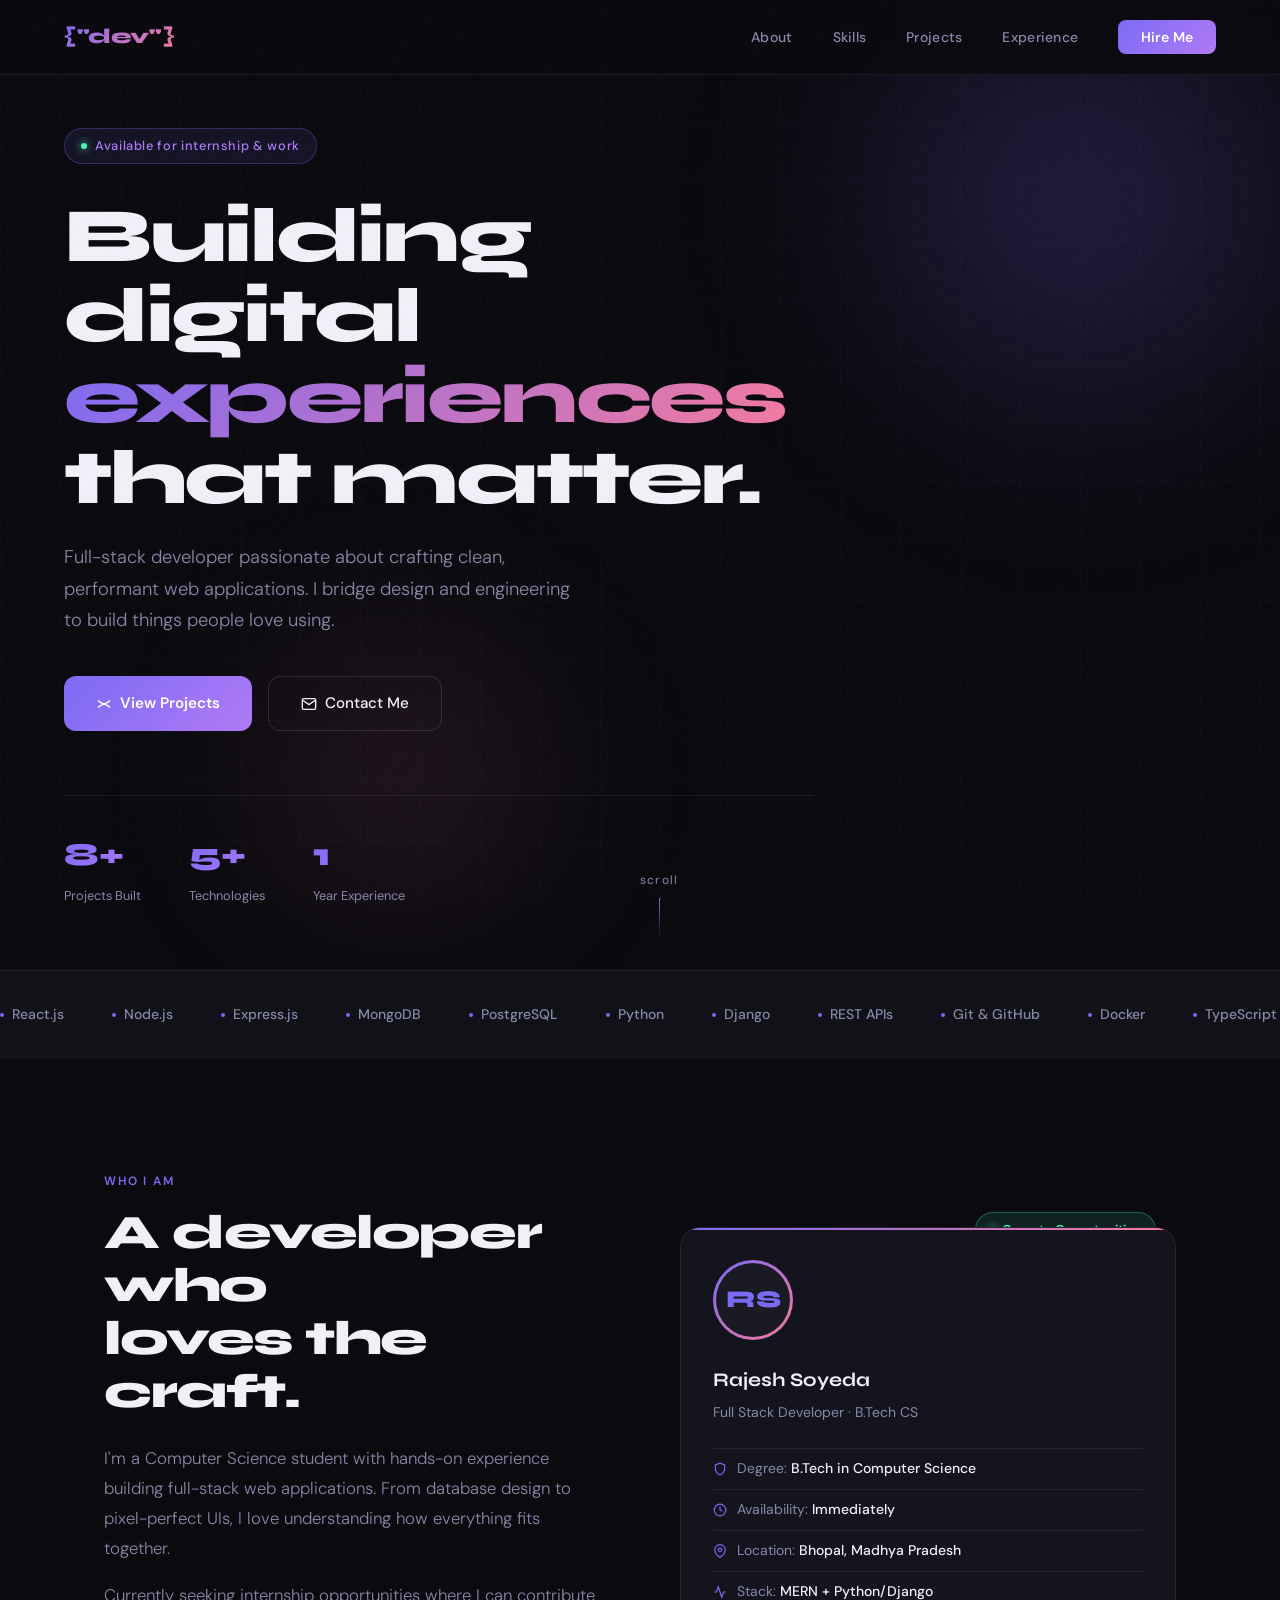
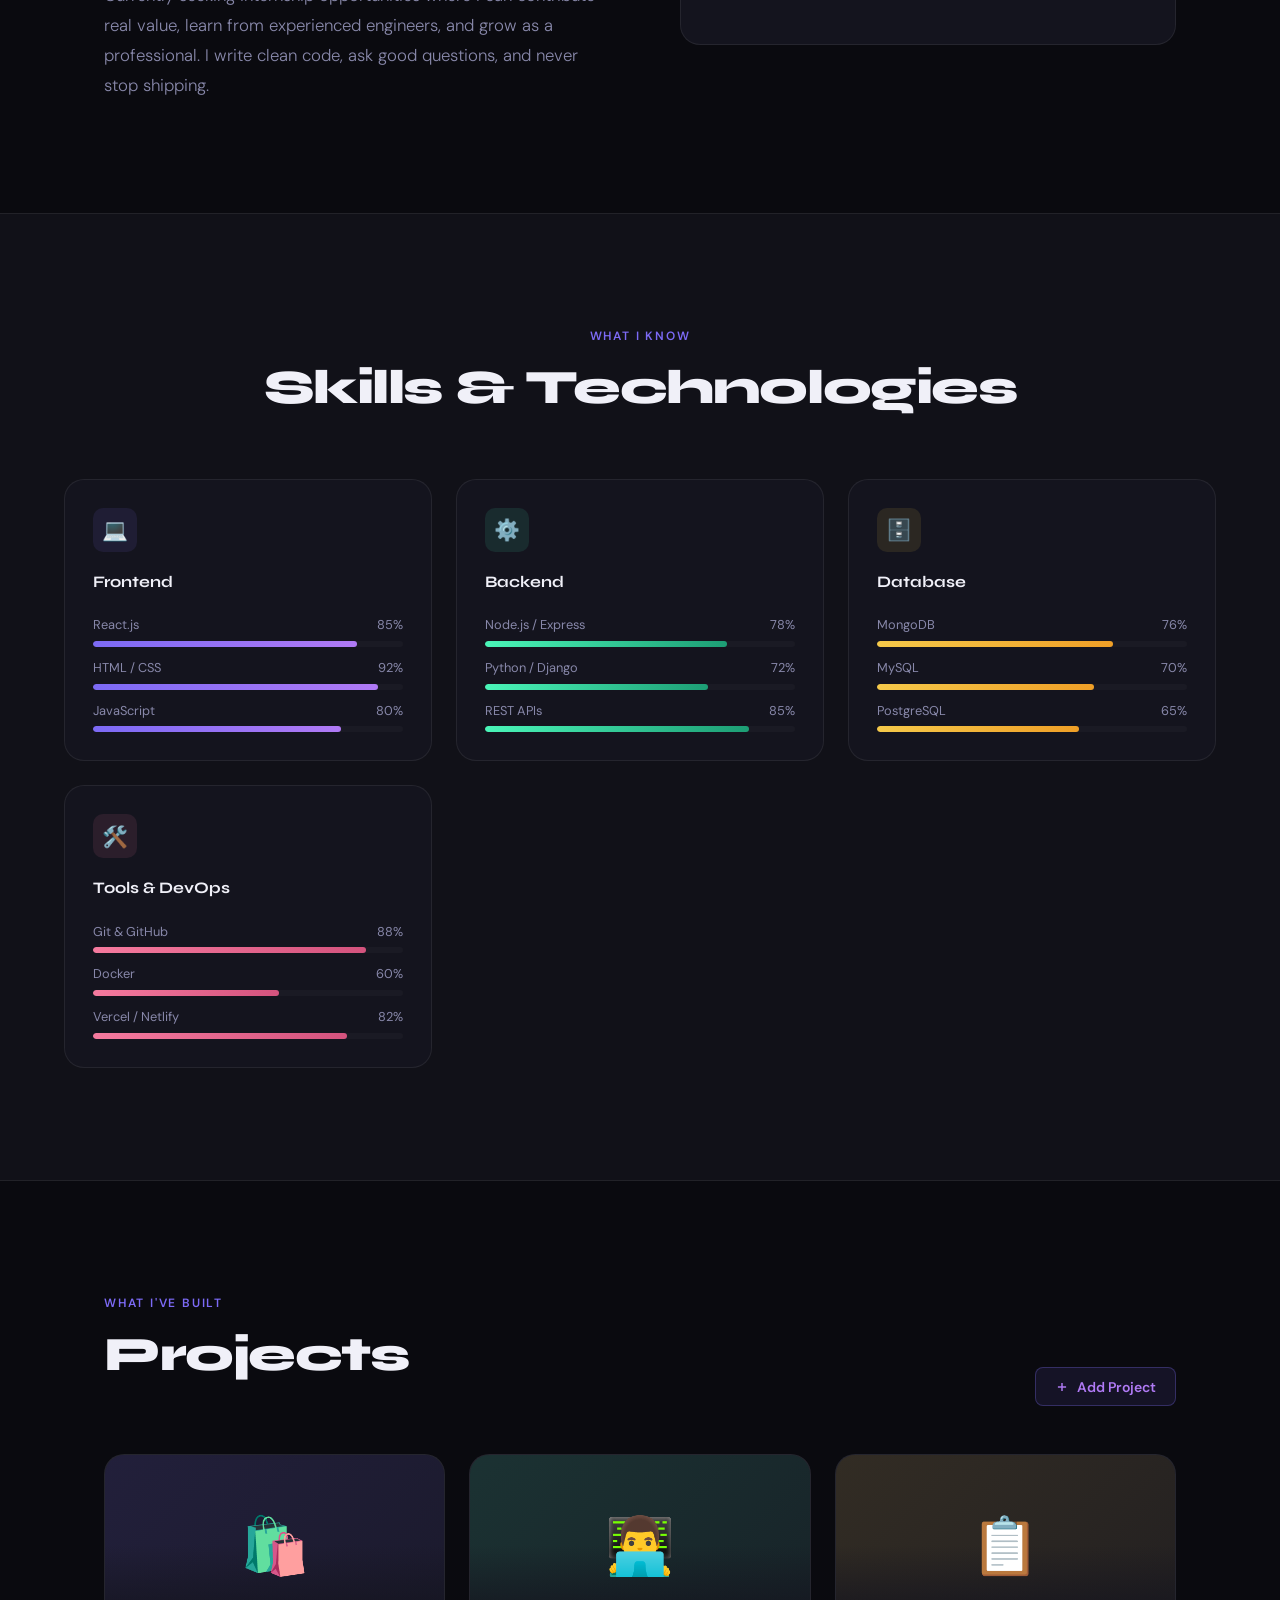
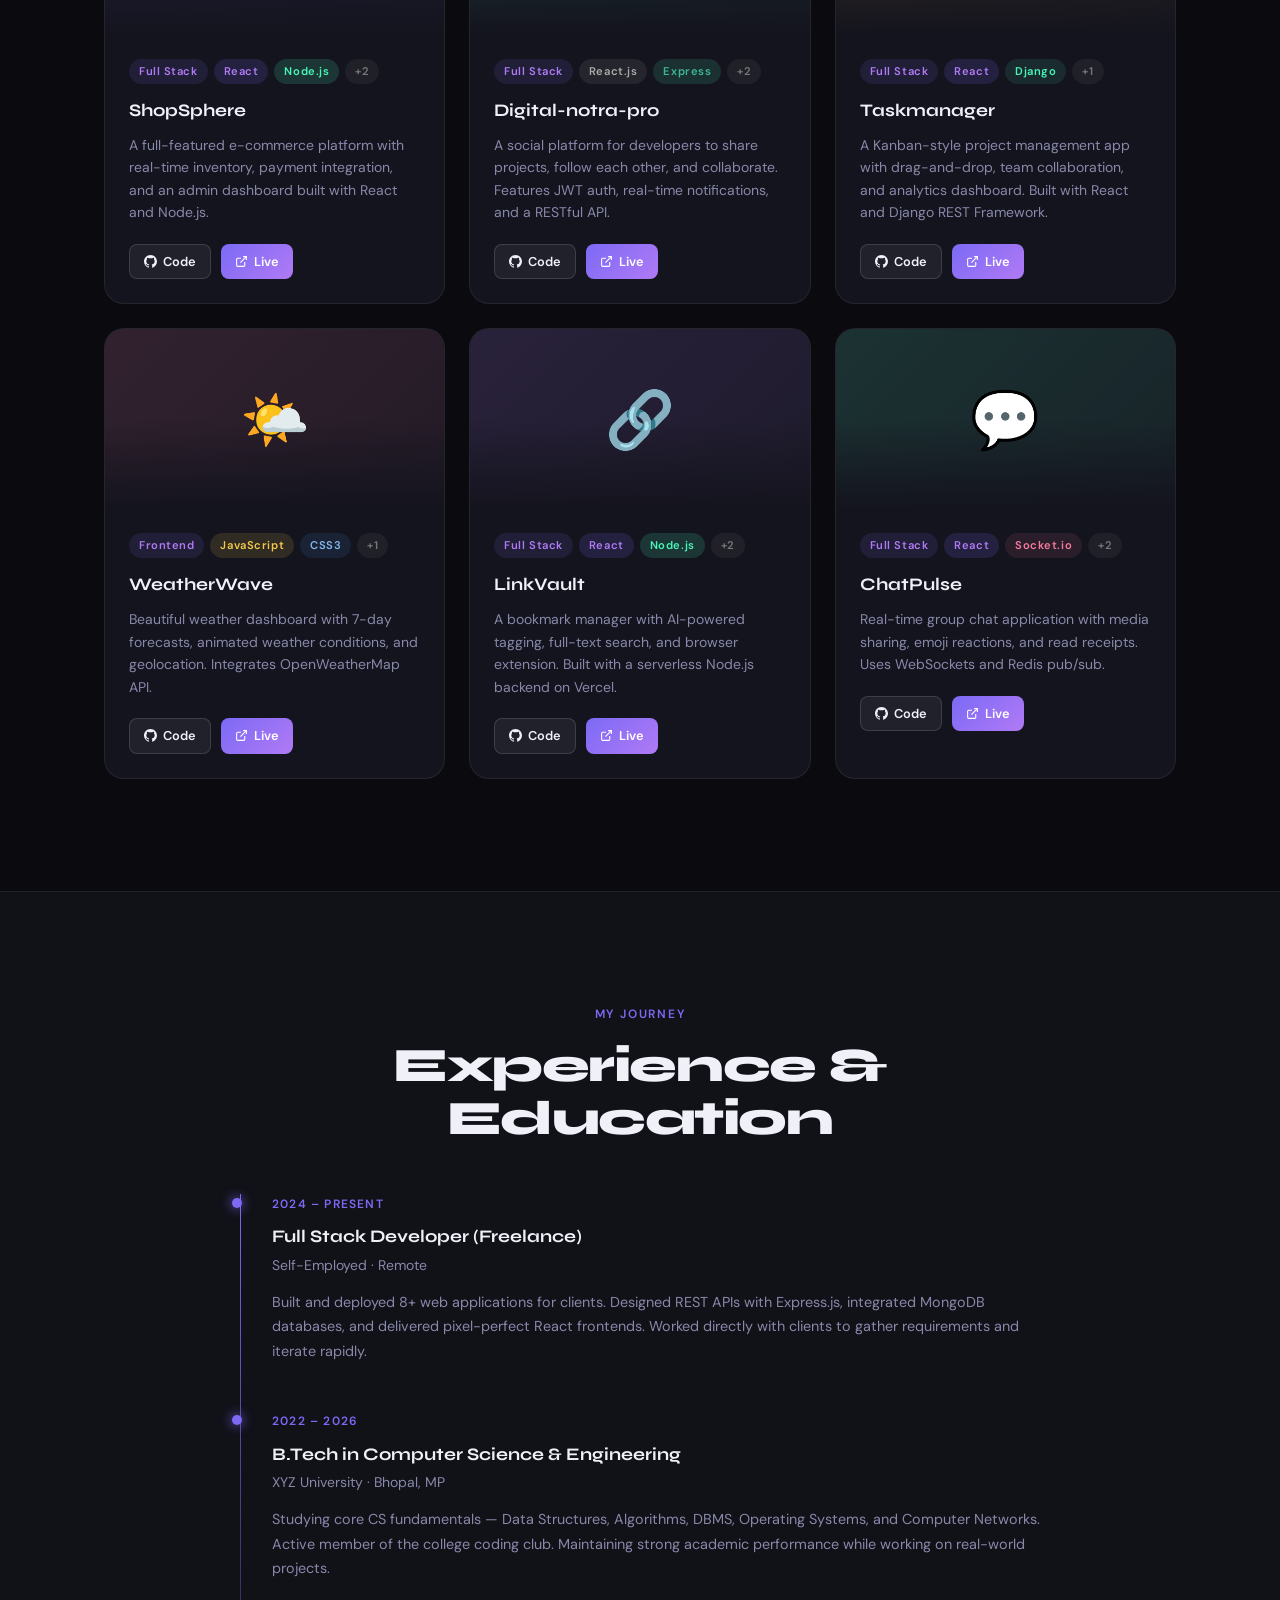
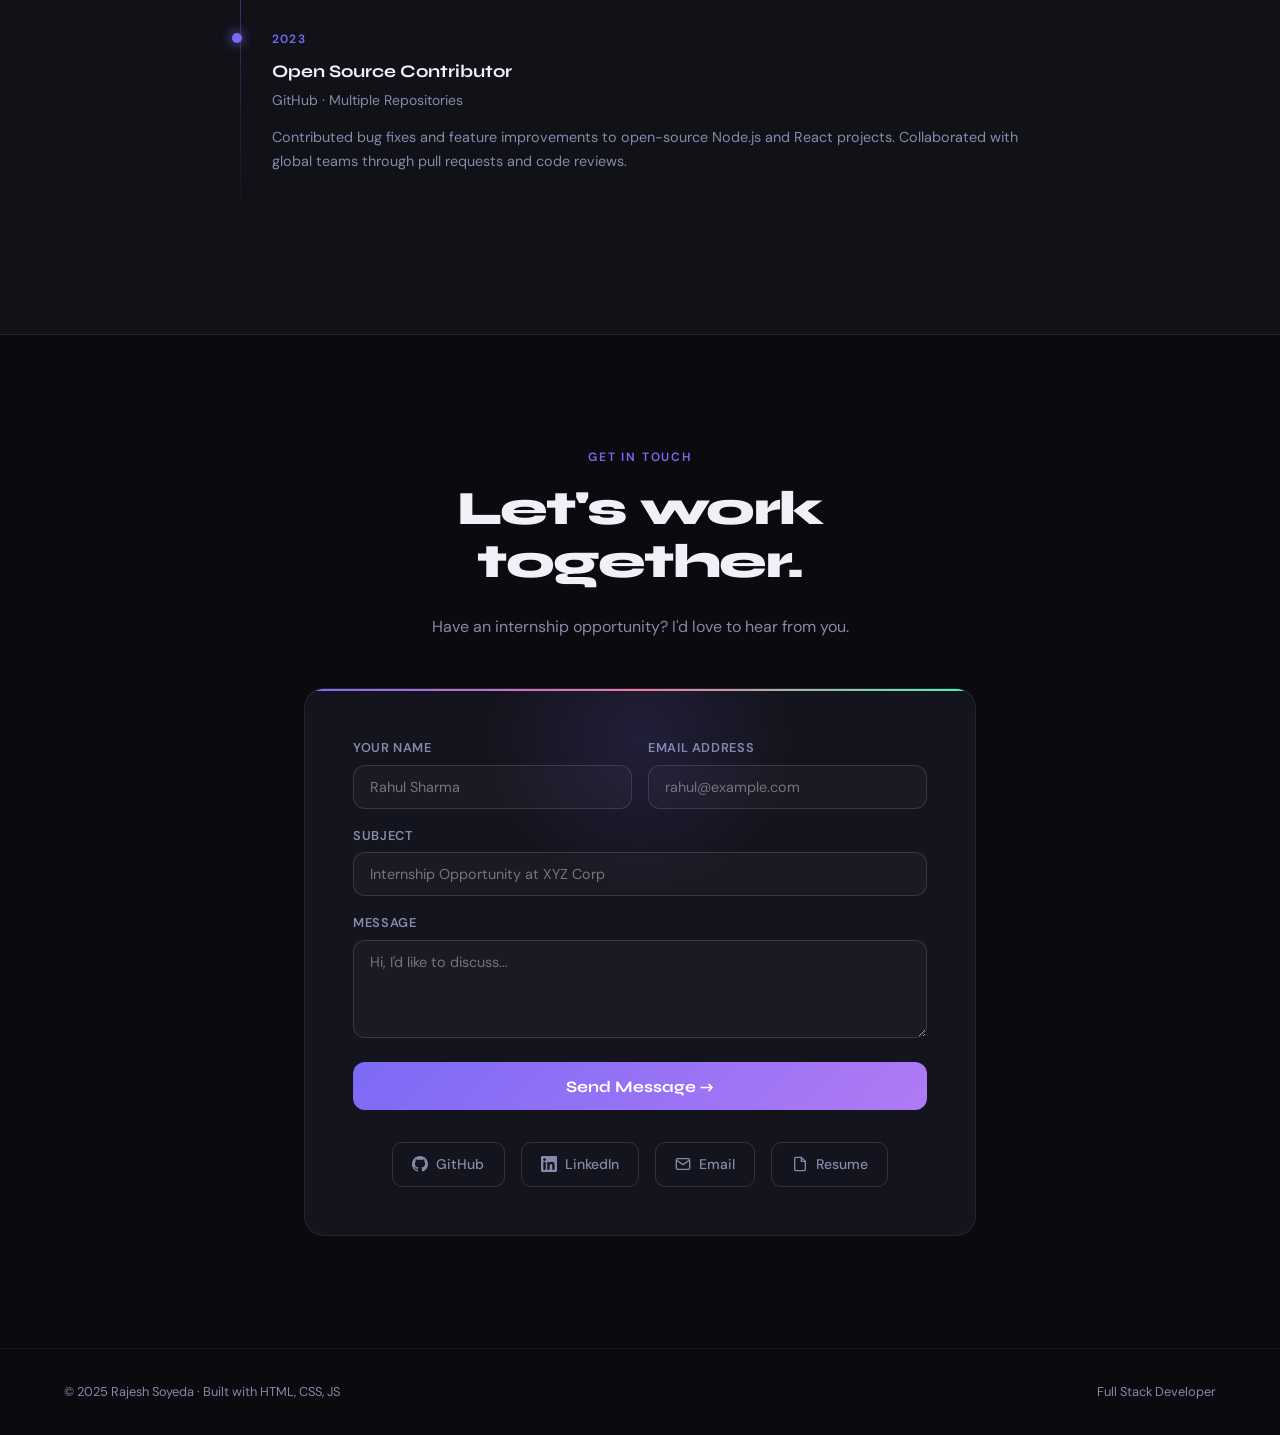
<file: portfolio.html>
<!DOCTYPE html>
<html lang="en">
<head>
<meta charset="UTF-8">
<meta name="viewport" content="width=device-width, initial-scale=1.0">
<title>Portfolio — Full Stack Developer</title>
<link href="https://fonts.googleapis.com/css2?family=Syne:wght@400;600;700;800&family=DM+Sans:ital,wght@0,300;0,400;0,500;1,300&display=swap" rel="stylesheet">
<style>
:root {
  --bg: #0a0a0f;
  --bg2: #111118;
  --bg3: #1a1a24;
  --card: #14141e;
  --border: rgba(255,255,255,0.07);
  --border2: rgba(255,255,255,0.13);
  --text: #f0f0f8;
  --muted: #8888aa;
  --accent: #7c6af5;
  --accent2: #b07af5;
  --accent3: #f57a9e;
  --green: #4af5b8;
  --amber: #f5c94a;
  --font-display: 'Syne', sans-serif;
  --font-body: 'DM Sans', sans-serif;
  --r: 12px;
  --r2: 20px;
  --glow: 0 0 40px rgba(124,106,245,0.15);
}

*, *::before, *::after { box-sizing: border-box; margin: 0; padding: 0; }

html { scroll-behavior: smooth; }

body {
  background: var(--bg);
  color: var(--text);
  font-family: var(--font-body);
  font-size: 16px;
  line-height: 1.7;
  overflow-x: hidden;
}

/* NOISE TEXTURE OVERLAY */
body::before {
  content: '';
  position: fixed;
  inset: 0;
  background-image: url("data:image/svg+xml,%3Csvg viewBox='0 0 256 256' xmlns='http://www.w3.org/2000/svg'%3E%3Cfilter id='noise'%3E%3CfeTurbulence type='fractalNoise' baseFrequency='0.9' numOctaves='4' stitchTiles='stitch'/%3E%3C/filter%3E%3Crect width='100%25' height='100%25' filter='url(%23noise)' opacity='0.035'/%3E%3C/svg%3E");
  pointer-events: none;
  z-index: 999;
  opacity: 0.4;
}

/* GRID BG */
body::after {
  content: '';
  position: fixed;
  inset: 0;
  background-image:
    linear-gradient(rgba(124,106,245,0.04) 1px, transparent 1px),
    linear-gradient(90deg, rgba(124,106,245,0.04) 1px, transparent 1px);
  background-size: 60px 60px;
  pointer-events: none;
  z-index: 0;
}

/* NAV */
nav {
  position: fixed;
  top: 0; left: 0; right: 0;
  z-index: 100;
  display: flex;
  align-items: center;
  justify-content: space-between;
  padding: 1.2rem 4rem;
  background: rgba(10,10,15,0.85);
  backdrop-filter: blur(20px);
  border-bottom: 1px solid var(--border);
}

.nav-logo {
  font-family: var(--font-display);
  font-weight: 800;
  font-size: 1.3rem;
  letter-spacing: -0.02em;
  background: linear-gradient(135deg, var(--accent), var(--accent3));
  -webkit-background-clip: text;
  -webkit-text-fill-color: transparent;
  background-clip: text;
}

.nav-links {
  display: flex;
  gap: 2.5rem;
  list-style: none;
}

.nav-links a {
  color: var(--muted);
  text-decoration: none;
  font-size: 0.875rem;
  font-weight: 500;
  letter-spacing: 0.02em;
  transition: color 0.2s;
  position: relative;
}

.nav-links a::after {
  content: '';
  position: absolute;
  bottom: -4px; left: 0; right: 0;
  height: 1px;
  background: var(--accent);
  transform: scaleX(0);
  transition: transform 0.2s;
}

.nav-links a:hover { color: var(--text); }
.nav-links a:hover::after { transform: scaleX(1); }

.nav-cta {
  background: linear-gradient(135deg, var(--accent), var(--accent2));
  color: white !important;
  padding: 0.5rem 1.4rem;
  border-radius: 8px;
  font-weight: 600 !important;
  -webkit-text-fill-color: white !important;
}
.nav-cta::after { display: none !important; }

/* SECTIONS */
section { position: relative; z-index: 1; }

/* HERO */
#hero {
  min-height: 100vh;
  display: flex;
  align-items: center;
  padding: 8rem 4rem 4rem;
  position: relative;
  overflow: hidden;
}

.hero-orb {
  position: absolute;
  border-radius: 50%;
  filter: blur(80px);
  pointer-events: none;
}

.orb1 {
  width: 600px; height: 600px;
  background: radial-gradient(circle, rgba(124,106,245,0.25) 0%, transparent 70%);
  top: -100px; right: -100px;
}

.orb2 {
  width: 400px; height: 400px;
  background: radial-gradient(circle, rgba(245,122,158,0.15) 0%, transparent 70%);
  bottom: 0; left: 200px;
}

.hero-content { max-width: 750px; position: relative; }

.hero-badge {
  display: inline-flex;
  align-items: center;
  gap: 8px;
  padding: 6px 16px;
  background: rgba(124,106,245,0.1);
  border: 1px solid rgba(124,106,245,0.3);
  border-radius: 100px;
  font-size: 0.8rem;
  color: var(--accent2);
  font-weight: 500;
  letter-spacing: 0.05em;
  margin-bottom: 2rem;
  animation: fadeUp 0.6s ease both;
}

.hero-badge::before {
  content: '';
  width: 6px; height: 6px;
  border-radius: 50%;
  background: var(--green);
  box-shadow: 0 0 8px var(--green);
  animation: pulse 2s ease infinite;
}

@keyframes pulse {
  0%, 100% { opacity: 1; }
  50% { opacity: 0.4; }
}

h1.hero-title {
  font-family: var(--font-display);
  font-size: clamp(2.8rem, 6vw, 5.5rem);
  font-weight: 800;
  line-height: 1.05;
  letter-spacing: -0.03em;
  animation: fadeUp 0.6s 0.1s ease both;
}

.hero-title .line2 {
  background: linear-gradient(135deg, var(--accent), var(--accent3));
  -webkit-background-clip: text;
  -webkit-text-fill-color: transparent;
  background-clip: text;
}

.hero-sub {
  margin-top: 1.5rem;
  font-size: 1.15rem;
  color: var(--muted);
  font-weight: 300;
  max-width: 520px;
  animation: fadeUp 0.6s 0.2s ease both;
}

.hero-actions {
  display: flex;
  gap: 1rem;
  margin-top: 2.5rem;
  animation: fadeUp 0.6s 0.3s ease both;
}

.btn-primary {
  display: inline-flex;
  align-items: center;
  gap: 8px;
  padding: 0.85rem 2rem;
  background: linear-gradient(135deg, var(--accent), var(--accent2));
  color: white;
  border: none;
  border-radius: var(--r);
  font-family: var(--font-body);
  font-size: 0.95rem;
  font-weight: 600;
  cursor: pointer;
  text-decoration: none;
  transition: transform 0.2s, box-shadow 0.2s;
}

.btn-primary:hover {
  transform: translateY(-2px);
  box-shadow: 0 12px 40px rgba(124,106,245,0.4);
}

.btn-secondary {
  display: inline-flex;
  align-items: center;
  gap: 8px;
  padding: 0.85rem 2rem;
  background: transparent;
  color: var(--text);
  border: 1px solid var(--border2);
  border-radius: var(--r);
  font-family: var(--font-body);
  font-size: 0.95rem;
  font-weight: 500;
  cursor: pointer;
  text-decoration: none;
  transition: border-color 0.2s, background 0.2s;
}

.btn-secondary:hover {
  border-color: var(--accent);
  background: rgba(124,106,245,0.08);
}

.hero-stats {
  display: flex;
  gap: 3rem;
  margin-top: 4rem;
  padding-top: 2rem;
  border-top: 1px solid var(--border);
  animation: fadeUp 0.6s 0.4s ease both;
}

.stat-num {
  font-family: var(--font-display);
  font-size: 2rem;
  font-weight: 800;
  background: linear-gradient(135deg, var(--accent), var(--accent2));
  -webkit-background-clip: text;
  -webkit-text-fill-color: transparent;
  background-clip: text;
}

.stat-label { font-size: 0.8rem; color: var(--muted); margin-top: 2px; }

/* SCROLL INDICATOR */
.scroll-indicator {
  position: absolute;
  bottom: 2rem;
  left: 50%;
  transform: translateX(-50%);
  display: flex;
  flex-direction: column;
  align-items: center;
  gap: 8px;
  color: var(--muted);
  font-size: 0.75rem;
  letter-spacing: 0.1em;
  animation: fadeUp 1s 0.8s ease both;
}

.scroll-line {
  width: 1px;
  height: 40px;
  background: linear-gradient(var(--accent), transparent);
  animation: scrollLine 1.5s ease infinite;
}

@keyframes scrollLine {
  0% { transform: scaleY(0); transform-origin: top; }
  50% { transform: scaleY(1); transform-origin: top; }
  51% { transform: scaleY(1); transform-origin: bottom; }
  100% { transform: scaleY(0); transform-origin: bottom; }
}

@keyframes fadeUp {
  from { opacity: 0; transform: translateY(24px); }
  to { opacity: 1; transform: translateY(0); }
}

/* ABOUT */
#about {
  padding: 7rem 4rem;
  display: grid;
  grid-template-columns: 1fr 1fr;
  gap: 5rem;
  align-items: center;
  max-width: 1200px;
  margin: 0 auto;
}

.section-label {
  font-size: 0.75rem;
  letter-spacing: 0.15em;
  color: var(--accent);
  font-weight: 600;
  text-transform: uppercase;
  margin-bottom: 1rem;
}

h2.section-title {
  font-family: var(--font-display);
  font-size: clamp(2rem, 4vw, 3rem);
  font-weight: 800;
  letter-spacing: -0.03em;
  line-height: 1.1;
  margin-bottom: 1.5rem;
}

.about-text {
  color: var(--muted);
  font-weight: 300;
  font-size: 1.05rem;
  line-height: 1.8;
}

.about-text + .about-text { margin-top: 1rem; }

.about-visual {
  position: relative;
}

.about-card {
  background: var(--card);
  border: 1px solid var(--border);
  border-radius: var(--r2);
  padding: 2rem;
  position: relative;
  overflow: hidden;
}

.about-card::before {
  content: '';
  position: absolute;
  top: 0; left: 0; right: 0;
  height: 2px;
  background: linear-gradient(90deg, var(--accent), var(--accent3));
}

.avatar-ring {
  width: 80px; height: 80px;
  border-radius: 50%;
  background: linear-gradient(135deg, var(--accent), var(--accent3));
  padding: 3px;
  margin-bottom: 1.5rem;
}

.avatar-inner {
  width: 100%;
  height: 100%;
  border-radius: 50%;
  background: var(--bg3);
  display: flex;
  align-items: center;
  justify-content: center;
  font-family: var(--font-display);
  font-weight: 800;
  font-size: 1.5rem;
  color: var(--accent);
}

.about-name {
  font-family: var(--font-display);
  font-weight: 700;
  font-size: 1.2rem;
  margin-bottom: 4px;
}

.about-role { color: var(--muted); font-size: 0.875rem; margin-bottom: 1.5rem; }

.info-row {
  display: flex;
  align-items: center;
  gap: 10px;
  color: var(--muted);
  font-size: 0.875rem;
  padding: 8px 0;
  border-top: 1px solid var(--border);
}

.info-row svg { color: var(--accent); flex-shrink: 0; }

.info-row strong { color: var(--text); font-weight: 500; }

.floating-badge {
  position: absolute;
  top: -15px; right: 20px;
  background: rgba(74,245,184,0.1);
  border: 1px solid rgba(74,245,184,0.3);
  color: var(--green);
  padding: 6px 14px;
  border-radius: 100px;
  font-size: 0.8rem;
  font-weight: 600;
  display: flex;
  align-items: center;
  gap: 6px;
}

/* SKILLS */
#skills {
  padding: 7rem 4rem;
  background: var(--bg2);
  border-top: 1px solid var(--border);
  border-bottom: 1px solid var(--border);
}

.skills-inner { max-width: 1200px; margin: 0 auto; }

.skills-header { text-align: center; margin-bottom: 4rem; }

.skills-grid {
  display: grid;
  grid-template-columns: repeat(auto-fit, minmax(280px, 1fr));
  gap: 1.5rem;
}

.skill-category {
  background: var(--card);
  border: 1px solid var(--border);
  border-radius: var(--r2);
  padding: 1.75rem;
  transition: border-color 0.3s, transform 0.3s;
  position: relative;
  overflow: hidden;
}

.skill-category::before {
  content: '';
  position: absolute;
  inset: 0;
  background: linear-gradient(135deg, rgba(124,106,245,0.03), transparent);
  opacity: 0;
  transition: opacity 0.3s;
}

.skill-category:hover { border-color: var(--border2); transform: translateY(-4px); }
.skill-category:hover::before { opacity: 1; }

.cat-icon {
  width: 44px; height: 44px;
  border-radius: 10px;
  display: flex;
  align-items: center;
  justify-content: center;
  font-size: 1.3rem;
  margin-bottom: 1rem;
}

.cat-title {
  font-family: var(--font-display);
  font-weight: 700;
  font-size: 1rem;
  margin-bottom: 1.2rem;
}

.skill-bars { display: flex; flex-direction: column; gap: 10px; }

.skill-item { display: flex; flex-direction: column; gap: 5px; }

.skill-meta {
  display: flex;
  justify-content: space-between;
  font-size: 0.8rem;
  color: var(--muted);
}

.skill-bar-bg {
  height: 6px;
  background: var(--bg3);
  border-radius: 10px;
  overflow: hidden;
}

.skill-bar-fill {
  height: 100%;
  border-radius: 10px;
  transition: width 1.5s cubic-bezier(0.16, 1, 0.3, 1);
}

/* PROJECTS */
#projects {
  padding: 7rem 4rem;
  max-width: 1200px;
  margin: 0 auto;
}

.projects-header {
  display: flex;
  align-items: flex-end;
  justify-content: space-between;
  margin-bottom: 3rem;
}

.add-project-btn {
  display: inline-flex;
  align-items: center;
  gap: 8px;
  padding: 0.6rem 1.2rem;
  background: rgba(124,106,245,0.1);
  border: 1px solid rgba(124,106,245,0.3);
  border-radius: 8px;
  color: var(--accent2);
  font-size: 0.875rem;
  font-weight: 600;
  cursor: pointer;
  font-family: var(--font-body);
  transition: background 0.2s;
}

.add-project-btn:hover { background: rgba(124,106,245,0.2); }

.projects-grid {
  display: grid;
  grid-template-columns: repeat(auto-fill, minmax(340px, 1fr));
  gap: 1.5rem;
}

.project-card {
  background: var(--card);
  border: 1px solid var(--border);
  border-radius: var(--r2);
  overflow: hidden;
  transition: transform 0.3s, border-color 0.3s, box-shadow 0.3s;
  cursor: pointer;
  position: relative;
}

.project-card:hover {
  transform: translateY(-6px);
  border-color: rgba(124,106,245,0.4);
  box-shadow: 0 24px 60px rgba(0,0,0,0.4), 0 0 0 1px rgba(124,106,245,0.1);
}

.project-thumb {
  height: 180px;
  display: flex;
  align-items: center;
  justify-content: center;
  font-size: 3rem;
  position: relative;
  overflow: hidden;
}

.project-thumb::after {
  content: '';
  position: absolute;
  inset: 0;
  background: linear-gradient(to bottom, transparent 50%, var(--card));
}

.project-body { padding: 1.5rem; }

.project-tags {
  display: flex;
  flex-wrap: wrap;
  gap: 6px;
  margin-bottom: 0.75rem;
}

.tag {
  padding: 3px 10px;
  border-radius: 100px;
  font-size: 0.7rem;
  font-weight: 600;
  letter-spacing: 0.05em;
}

.project-title {
  font-family: var(--font-display);
  font-weight: 700;
  font-size: 1.1rem;
  margin-bottom: 0.5rem;
}

.project-desc {
  color: var(--muted);
  font-size: 0.875rem;
  line-height: 1.6;
  margin-bottom: 1.25rem;
}

.project-links {
  display: flex;
  gap: 10px;
}

.proj-link {
  display: inline-flex;
  align-items: center;
  gap: 6px;
  padding: 6px 14px;
  border-radius: 8px;
  font-size: 0.8rem;
  font-weight: 600;
  text-decoration: none;
  cursor: pointer;
  border: none;
  font-family: var(--font-body);
  transition: all 0.2s;
}

.proj-link.github {
  background: rgba(255,255,255,0.06);
  color: var(--text);
  border: 1px solid var(--border2);
}

.proj-link.github:hover { background: rgba(255,255,255,0.12); }

.proj-link.live {
  background: linear-gradient(135deg, var(--accent), var(--accent2));
  color: white;
}

.proj-link.live:hover { opacity: 0.9; }

/* MODAL */
.modal-overlay {
  position: fixed;
  inset: 0;
  background: rgba(0,0,0,0.85);
  backdrop-filter: blur(8px);
  z-index: 200;
  display: flex;
  align-items: center;
  justify-content: center;
  padding: 2rem;
  opacity: 0;
  pointer-events: none;
  transition: opacity 0.3s;
}

.modal-overlay.open { opacity: 1; pointer-events: all; }

.modal {
  background: var(--bg2);
  border: 1px solid var(--border2);
  border-radius: var(--r2);
  padding: 2.5rem;
  max-width: 540px;
  width: 100%;
  position: relative;
  transform: translateY(20px);
  transition: transform 0.3s;
}

.modal-overlay.open .modal { transform: translateY(0); }

.modal-title {
  font-family: var(--font-display);
  font-weight: 800;
  font-size: 1.4rem;
  margin-bottom: 0.5rem;
}

.modal-sub { color: var(--muted); font-size: 0.875rem; margin-bottom: 2rem; }

.close-btn {
  position: absolute;
  top: 1.5rem; right: 1.5rem;
  background: var(--bg3);
  border: 1px solid var(--border);
  color: var(--muted);
  width: 32px; height: 32px;
  border-radius: 8px;
  cursor: pointer;
  display: flex;
  align-items: center;
  justify-content: center;
  font-size: 1.2rem;
  transition: color 0.2s;
}

.close-btn:hover { color: var(--text); }

.form-grid { display: grid; gap: 1rem; }

.form-group { display: flex; flex-direction: column; gap: 6px; }

.form-label { font-size: 0.8rem; font-weight: 600; color: var(--muted); letter-spacing: 0.05em; }

.form-input, .form-textarea, .form-select {
  background: var(--bg3);
  border: 1px solid var(--border2);
  border-radius: var(--r);
  padding: 0.75rem 1rem;
  color: var(--text);
  font-family: var(--font-body);
  font-size: 0.9rem;
  outline: none;
  transition: border-color 0.2s;
  width: 100%;
}

.form-input:focus, .form-textarea:focus, .form-select:focus {
  border-color: var(--accent);
}

.form-textarea { resize: vertical; min-height: 80px; }
.form-select option { background: var(--bg2); }

.form-row { display: grid; grid-template-columns: 1fr 1fr; gap: 1rem; }

/* EXPERIENCE */
#experience {
  padding: 7rem 4rem;
  background: var(--bg2);
  border-top: 1px solid var(--border);
  border-bottom: 1px solid var(--border);
}

.exp-inner { max-width: 800px; margin: 0 auto; }

.timeline { position: relative; padding-left: 2rem; margin-top: 3rem; }

.timeline::before {
  content: '';
  position: absolute;
  left: 0; top: 0; bottom: 0;
  width: 1px;
  background: linear-gradient(var(--accent), transparent);
}

.timeline-item {
  position: relative;
  padding-bottom: 3rem;
  animation: fadeUp 0.6s ease both;
}

.timeline-item::before {
  content: '';
  position: absolute;
  left: -2.5rem;
  top: 4px;
  width: 10px; height: 10px;
  border-radius: 50%;
  background: var(--accent);
  box-shadow: 0 0 12px var(--accent);
}

.tl-date {
  font-size: 0.75rem;
  color: var(--accent);
  font-weight: 600;
  letter-spacing: 0.1em;
  text-transform: uppercase;
  margin-bottom: 0.5rem;
}

.tl-title {
  font-family: var(--font-display);
  font-weight: 700;
  font-size: 1.1rem;
  margin-bottom: 2px;
}

.tl-company { color: var(--muted); font-size: 0.875rem; margin-bottom: 0.75rem; }

.tl-desc { color: var(--muted); font-size: 0.9rem; line-height: 1.7; }

/* CONTACT */
#contact {
  padding: 7rem 4rem;
  max-width: 800px;
  margin: 0 auto;
  text-align: center;
}

.contact-wrapper {
  background: var(--card);
  border: 1px solid var(--border);
  border-radius: var(--r2);
  padding: 3rem;
  position: relative;
  overflow: hidden;
  margin-top: 3rem;
}

.contact-wrapper::before {
  content: '';
  position: absolute;
  top: 0; left: 0; right: 0;
  height: 2px;
  background: linear-gradient(90deg, var(--accent), var(--accent3), var(--green));
}

.contact-glow {
  position: absolute;
  top: -100px; left: 50%;
  transform: translateX(-50%);
  width: 300px; height: 300px;
  background: radial-gradient(circle, rgba(124,106,245,0.12) 0%, transparent 70%);
  pointer-events: none;
}

.contact-form { text-align: left; }

.submit-btn {
  width: 100%;
  padding: 0.9rem;
  background: linear-gradient(135deg, var(--accent), var(--accent2));
  border: none;
  border-radius: var(--r);
  color: white;
  font-family: var(--font-display);
  font-weight: 700;
  font-size: 1rem;
  cursor: pointer;
  transition: opacity 0.2s, transform 0.2s;
  margin-top: 0.5rem;
}

.submit-btn:hover { opacity: 0.9; transform: translateY(-2px); }

.contact-socials {
  display: flex;
  gap: 1rem;
  justify-content: center;
  margin-top: 2rem;
  flex-wrap: wrap;
}

.social-link {
  display: inline-flex;
  align-items: center;
  gap: 8px;
  padding: 0.6rem 1.2rem;
  border: 1px solid var(--border2);
  border-radius: 10px;
  color: var(--muted);
  text-decoration: none;
  font-size: 0.875rem;
  font-weight: 500;
  transition: all 0.2s;
}

.social-link:hover { border-color: var(--accent); color: var(--accent); }

/* TOAST */
.toast {
  position: fixed;
  bottom: 2rem;
  right: 2rem;
  background: var(--bg2);
  border: 1px solid var(--border2);
  border-radius: var(--r);
  padding: 1rem 1.5rem;
  color: var(--text);
  font-size: 0.9rem;
  font-weight: 500;
  z-index: 300;
  transform: translateY(100px);
  opacity: 0;
  transition: all 0.3s;
  display: flex;
  align-items: center;
  gap: 10px;
  min-width: 260px;
  box-shadow: 0 8px 32px rgba(0,0,0,0.4);
}

.toast.show { transform: translateY(0); opacity: 1; }
.toast.success { border-left: 3px solid var(--green); }
.toast.error { border-left: 3px solid #f56a6a; }

/* FOOTER */
footer {
  border-top: 1px solid var(--border);
  padding: 2rem 4rem;
  display: flex;
  align-items: center;
  justify-content: space-between;
  color: var(--muted);
  font-size: 0.8rem;
  position: relative;
  z-index: 1;
}

/* TECH STACK MARQUEE */
.marquee-section {
  padding: 2rem 0;
  background: var(--bg2);
  border-top: 1px solid var(--border);
  overflow: hidden;
}

.marquee-track {
  display: flex;
  gap: 3rem;
  animation: marquee 20s linear infinite;
  width: max-content;
}

@keyframes marquee {
  from { transform: translateX(0); }
  to { transform: translateX(-50%); }
}

.marquee-item {
  display: flex;
  align-items: center;
  gap: 8px;
  color: var(--muted);
  font-size: 0.875rem;
  font-weight: 500;
  white-space: nowrap;
}

.marquee-dot { width: 4px; height: 4px; border-radius: 50%; background: var(--accent); }

/* SCROLL ANIMATIONS */
.reveal {
  opacity: 0;
  transform: translateY(32px);
  transition: opacity 0.7s ease, transform 0.7s ease;
}

.reveal.visible { opacity: 1; transform: translateY(0); }

/* RESPONSIVE */
@media (max-width: 900px) {
  nav { padding: 1rem 1.5rem; }
  .nav-links { display: none; }
  #hero { padding: 7rem 1.5rem 3rem; }
  #about { grid-template-columns: 1fr; padding: 4rem 1.5rem; gap: 2.5rem; }
  #skills, #experience { padding: 4rem 1.5rem; }
  #projects { padding: 4rem 1.5rem; }
  #contact { padding: 4rem 1.5rem; }
  .hero-stats { gap: 2rem; flex-wrap: wrap; }
  footer { padding: 1.5rem; flex-direction: column; gap: 1rem; text-align: center; }
  .projects-header { flex-direction: column; gap: 1rem; align-items: flex-start; }
}
</style>
</head>
<body>

<!-- NAV -->
<nav>
  <div class="nav-logo">{"dev"}</div>
  <ul class="nav-links">
    <li><a href="#about">About</a></li>
    <li><a href="#skills">Skills</a></li>
    <li><a href="#projects">Projects</a></li>
    <li><a href="#experience">Experience</a></li>
    <li><a href="#contact" class="nav-cta">Hire Me</a></li>
  </ul>
</nav>

<!-- HERO -->
<section id="hero">
  <div class="hero-orb orb1"></div>
  <div class="hero-orb orb2"></div>
  <div class="hero-content">
    <div class="hero-badge">
      <span>Available for internship & work</span>
    </div>
    <h1 class="hero-title">
      Building digital<br>
      <span class="line2">experiences</span><br>
      that matter.
    </h1>
    <p class="hero-sub">
      Full-stack developer passionate about crafting clean, performant web applications. I bridge design and engineering to build things people love using.
    </p>
    <div class="hero-actions">
      <a href="#projects" class="btn-primary">
        <svg width="16" height="16" fill="none" stroke="currentColor" stroke-width="2" viewBox="0 0 24 24"><path d="M3 7l9 6 9-6M3 17l9-6 9 6"/></svg>
        View Projects
      </a>
      <a href="#contact" class="btn-secondary">
        <svg width="16" height="16" fill="none" stroke="currentColor" stroke-width="2" viewBox="0 0 24 24"><path d="M20 4H4c-1.1 0-2 .9-2 2v12c0 1.1.9 2 2 2h16c1.1 0 2-.9 2-2V6c0-1.1-.9-2-2-2z"/><polyline points="22,6 12,13 2,6"/></svg>
        Contact Me
      </a>
    </div>
    <div class="hero-stats">
      <div>
        <div class="stat-num" data-count="8">0</div>
        <div class="stat-label">Projects Built</div>
      </div>
      <div>
        <div class="stat-num" data-count="5">0</div>
        <div class="stat-label">Technologies</div>
      </div>
      <div>
        <div class="stat-num" data-count="1">0</div>
        <div class="stat-label">Year Experience</div>
      </div>
    </div>
  </div>
  <div class="scroll-indicator">
    <span>scroll</span>
    <div class="scroll-line"></div>
  </div>
</section>

<!-- MARQUEE -->
<div class="marquee-section">
  <div class="marquee-track" id="marquee">
    <span class="marquee-item"><span class="marquee-dot"></span>React.js</span>
    <span class="marquee-item"><span class="marquee-dot"></span>Node.js</span>
    <span class="marquee-item"><span class="marquee-dot"></span>Express.js</span>
    <span class="marquee-item"><span class="marquee-dot"></span>MongoDB</span>
    <span class="marquee-item"><span class="marquee-dot"></span>PostgreSQL</span>
    <span class="marquee-item"><span class="marquee-dot"></span>Python</span>
    <span class="marquee-item"><span class="marquee-dot"></span>Django</span>
    <span class="marquee-item"><span class="marquee-dot"></span>REST APIs</span>
    <span class="marquee-item"><span class="marquee-dot"></span>Git & GitHub</span>
    <span class="marquee-item"><span class="marquee-dot"></span>Docker</span>
    <span class="marquee-item"><span class="marquee-dot"></span>TypeScript</span>
    <span class="marquee-item"><span class="marquee-dot"></span>Vercel / Netlify</span>
    <span class="marquee-item"><span class="marquee-dot"></span>React.js</span>
    <span class="marquee-item"><span class="marquee-dot"></span>Node.js</span>
    <span class="marquee-item"><span class="marquee-dot"></span>Express.js</span>
    <span class="marquee-item"><span class="marquee-dot"></span>MongoDB</span>
    <span class="marquee-item"><span class="marquee-dot"></span>PostgreSQL</span>
    <span class="marquee-item"><span class="marquee-dot"></span>Python</span>
    <span class="marquee-item"><span class="marquee-dot"></span>Django</span>
    <span class="marquee-item"><span class="marquee-dot"></span>REST APIs</span>
    <span class="marquee-item"><span class="marquee-dot"></span>Git & GitHub</span>
    <span class="marquee-item"><span class="marquee-dot"></span>Docker</span>
    <span class="marquee-item"><span class="marquee-dot"></span>TypeScript</span>
    <span class="marquee-item"><span class="marquee-dot"></span>Vercel / Netlify</span>
  </div>
</div>

<!-- ABOUT -->
<section id="about">
  <div class="reveal">
    <div class="section-label">Who I Am</div>
    <h2 class="section-title">A developer who<br>loves the craft.</h2>
    <p class="about-text">
      I'm a Computer Science student with hands-on experience building full-stack web applications. From database design to pixel-perfect UIs, I love understanding how everything fits together.
    </p>
    <p class="about-text">
      Currently seeking internship opportunities where I can contribute real value, learn from experienced engineers, and grow as a professional. I write clean code, ask good questions, and never stop shipping.
    </p>
  </div>
  <div class="about-visual reveal">
    <div class="floating-badge">
      <span style="width:6px;height:6px;border-radius:50%;background:var(--green);display:inline-block;box-shadow:0 0 8px var(--green)"></span>
      Open to Opportunities
    </div>
    <div class="about-card">
      <div class="avatar-ring">
        <div class="avatar-inner">RS</div>
      </div>
      <div class="about-name">Rajesh Soyeda</div>
      <div class="about-role">Full Stack Developer · B.Tech CS</div>
      <div class="info-row">
        <svg width="14" height="14" fill="none" stroke="currentColor" stroke-width="2" viewBox="0 0 24 24"><path d="M12 22s8-4 8-10V5l-8-3-8 3v7c0 6 8 10 8 10z"/></svg>
        <span>Degree: <strong>B.Tech in Computer Science</strong></span>
      </div>
      <div class="info-row">
        <svg width="14" height="14" fill="none" stroke="currentColor" stroke-width="2" viewBox="0 0 24 24"><circle cx="12" cy="12" r="10"/><polyline points="12 6 12 12 16 14"/></svg>
        <span>Availability: <strong>Immediately</strong></span>
      </div>
      <div class="info-row">
        <svg width="14" height="14" fill="none" stroke="currentColor" stroke-width="2" viewBox="0 0 24 24"><path d="M21 10c0 7-9 13-9 13s-9-6-9-13a9 9 0 0 1 18 0z"/><circle cx="12" cy="10" r="3"/></svg>
        <span>Location: <strong>Bhopal, Madhya Pradesh</strong></span>
      </div>
      <div class="info-row">
        <svg width="14" height="14" fill="none" stroke="currentColor" stroke-width="2" viewBox="0 0 24 24"><polyline points="22 12 18 12 15 21 9 3 6 12 2 12"/></svg>
        <span>Stack: <strong>MERN + Python/Django</strong></span>
      </div>
    </div>
  </div>
</section>

<!-- SKILLS -->
<section id="skills">
  <div class="skills-inner">
    <div class="skills-header reveal">
      <div class="section-label">What I Know</div>
      <h2 class="section-title">Skills & Technologies</h2>
    </div>
    <div class="skills-grid" id="skillsGrid">

      <div class="skill-category reveal">
        <div class="cat-icon" style="background:rgba(124,106,245,0.1)">💻</div>
        <div class="cat-title">Frontend</div>
        <div class="skill-bars">
          <div class="skill-item">
            <div class="skill-meta"><span>React.js</span><span>85%</span></div>
            <div class="skill-bar-bg"><div class="skill-bar-fill" style="width:0;background:linear-gradient(90deg,#7c6af5,#b07af5)" data-w="85%"></div></div>
          </div>
          <div class="skill-item">
            <div class="skill-meta"><span>HTML / CSS</span><span>92%</span></div>
            <div class="skill-bar-bg"><div class="skill-bar-fill" style="width:0;background:linear-gradient(90deg,#7c6af5,#b07af5)" data-w="92%"></div></div>
          </div>
          <div class="skill-item">
            <div class="skill-meta"><span>JavaScript</span><span>80%</span></div>
            <div class="skill-bar-bg"><div class="skill-bar-fill" style="width:0;background:linear-gradient(90deg,#7c6af5,#b07af5)" data-w="80%"></div></div>
          </div>
        </div>
      </div>

      <div class="skill-category reveal">
        <div class="cat-icon" style="background:rgba(74,245,184,0.1)">⚙️</div>
        <div class="cat-title">Backend</div>
        <div class="skill-bars">
          <div class="skill-item">
            <div class="skill-meta"><span>Node.js / Express</span><span>78%</span></div>
            <div class="skill-bar-bg"><div class="skill-bar-fill" style="width:0;background:linear-gradient(90deg,#4af5b8,#1d9e75)" data-w="78%"></div></div>
          </div>
          <div class="skill-item">
            <div class="skill-meta"><span>Python / Django</span><span>72%</span></div>
            <div class="skill-bar-bg"><div class="skill-bar-fill" style="width:0;background:linear-gradient(90deg,#4af5b8,#1d9e75)" data-w="72%"></div></div>
          </div>
          <div class="skill-item">
            <div class="skill-meta"><span>REST APIs</span><span>85%</span></div>
            <div class="skill-bar-bg"><div class="skill-bar-fill" style="width:0;background:linear-gradient(90deg,#4af5b8,#1d9e75)" data-w="85%"></div></div>
          </div>
        </div>
      </div>

      <div class="skill-category reveal">
        <div class="cat-icon" style="background:rgba(245,201,74,0.1)">🗄️</div>
        <div class="cat-title">Database</div>
        <div class="skill-bars">
          <div class="skill-item">
            <div class="skill-meta"><span>MongoDB</span><span>76%</span></div>
            <div class="skill-bar-bg"><div class="skill-bar-fill" style="width:0;background:linear-gradient(90deg,#f5c94a,#ef9f27)" data-w="76%"></div></div>
          </div>
          <div class="skill-item">
            <div class="skill-meta"><span>MySQL</span><span>70%</span></div>
            <div class="skill-bar-bg"><div class="skill-bar-fill" style="width:0;background:linear-gradient(90deg,#f5c94a,#ef9f27)" data-w="70%"></div></div>
          </div>
          <div class="skill-item">
            <div class="skill-meta"><span>PostgreSQL</span><span>65%</span></div>
            <div class="skill-bar-bg"><div class="skill-bar-fill" style="width:0;background:linear-gradient(90deg,#f5c94a,#ef9f27)" data-w="65%"></div></div>
          </div>
        </div>
      </div>

      <div class="skill-category reveal">
        <div class="cat-icon" style="background:rgba(245,122,158,0.1)">🛠️</div>
        <div class="cat-title">Tools & DevOps</div>
        <div class="skill-bars">
          <div class="skill-item">
            <div class="skill-meta"><span>Git & GitHub</span><span>88%</span></div>
            <div class="skill-bar-bg"><div class="skill-bar-fill" style="width:0;background:linear-gradient(90deg,#f57a9e,#d4537e)" data-w="88%"></div></div>
          </div>
          <div class="skill-item">
            <div class="skill-meta"><span>Docker</span><span>60%</span></div>
            <div class="skill-bar-bg"><div class="skill-bar-fill" style="width:0;background:linear-gradient(90deg,#f57a9e,#d4537e)" data-w="60%"></div></div>
          </div>
          <div class="skill-item">
            <div class="skill-meta"><span>Vercel / Netlify</span><span>82%</span></div>
            <div class="skill-bar-bg"><div class="skill-bar-fill" style="width:0;background:linear-gradient(90deg,#f57a9e,#d4537e)" data-w="82%"></div></div>
          </div>
        </div>
      </div>

    </div>
  </div>
</section>

<!-- PROJECTS -->
<section id="projects">
  <div class="projects-header reveal">
    <div>
      <div class="section-label">What I've Built</div>
      <h2 class="section-title">Projects</h2>
    </div>
    <button class="add-project-btn" onclick="openModal()">
      <svg width="14" height="14" fill="none" stroke="currentColor" stroke-width="2.5" viewBox="0 0 24 24"><line x1="12" y1="5" x2="12" y2="19"/><line x1="5" y1="12" x2="19" y2="12"/></svg>
      Add Project
    </button>
  </div>
  <div class="projects-grid" id="projectsGrid"></div>
</section>

<!-- EXPERIENCE -->
<section id="experience">
  <div class="exp-inner">
    <div class="reveal" style="text-align:center">
      <div class="section-label">My Journey</div>
      <h2 class="section-title">Experience & Education</h2>
    </div>
    <div class="timeline">
      <div class="timeline-item reveal">
        <div class="tl-date">2024 – Present</div>
        <div class="tl-title">Full Stack Developer (Freelance)</div>
        <div class="tl-company">Self-Employed · Remote</div>
        <div class="tl-desc">Built and deployed 8+ web applications for clients. Designed REST APIs with Express.js, integrated MongoDB databases, and delivered pixel-perfect React frontends. Worked directly with clients to gather requirements and iterate rapidly.</div>
      </div>
      <div class="timeline-item reveal">
        <div class="tl-date">2022 – 2026</div>
        <div class="tl-title">B.Tech in Computer Science & Engineering</div>
        <div class="tl-company">XYZ University · Bhopal, MP</div>
        <div class="tl-desc">Studying core CS fundamentals — Data Structures, Algorithms, DBMS, Operating Systems, and Computer Networks. Active member of the college coding club. Maintaining strong academic performance while working on real-world projects.</div>
      </div>
      <div class="timeline-item reveal">
        <div class="tl-date">2023</div>
        <div class="tl-title">Open Source Contributor</div>
        <div class="tl-company">GitHub · Multiple Repositories</div>
        <div class="tl-desc">Contributed bug fixes and feature improvements to open-source Node.js and React projects. Collaborated with global teams through pull requests and code reviews.</div>
      </div>
    </div>
  </div>
</section>

<!-- CONTACT -->
<section id="contact">
  <div class="reveal">
    <div class="section-label">Get In Touch</div>
    <h2 class="section-title">Let's work together.</h2>
    <p style="color:var(--muted);margin-top:0.75rem">Have an internship opportunity? I'd love to hear from you.</p>
  </div>
  <div class="contact-wrapper reveal">
    <div class="contact-glow"></div>
    <div class="contact-form">
      <div class="form-grid">
        <div class="form-row">
          <div class="form-group">
            <label class="form-label">YOUR NAME</label>
            <input class="form-input" id="cName" type="text" placeholder="Rahul Sharma">
          </div>
          <div class="form-group">
            <label class="form-label">EMAIL ADDRESS</label>
            <input class="form-input" id="cEmail" type="email" placeholder="rahul@example.com">
          </div>
        </div>
        <div class="form-group">
          <label class="form-label">SUBJECT</label>
          <input class="form-input" id="cSubject" type="text" placeholder="Internship Opportunity at XYZ Corp">
        </div>
        <div class="form-group">
          <label class="form-label">MESSAGE</label>
          <textarea class="form-textarea" id="cMessage" rows="4" placeholder="Hi, I'd like to discuss..."></textarea>
        </div>
        <button class="submit-btn" onclick="sendMessage()">Send Message →</button>
      </div>
    </div>
    <div class="contact-socials">
      <a class="social-link" href="https://github.com/rajeshsoyeda-hashsename" target="_blank">
        <svg width="16" height="16" viewBox="0 0 24 24" fill="currentColor"><path d="M12 0c-6.626 0-12 5.373-12 12 0 5.302 3.438 9.8 8.207 11.387.599.111.793-.261.793-.577v-2.234c-3.338.726-4.033-1.416-4.033-1.416-.546-1.387-1.333-1.756-1.333-1.756-1.089-.745.083-.729.083-.729 1.205.084 1.839 1.237 1.839 1.237 1.07 1.834 2.807 1.304 3.492.997.107-.775.418-1.305.762-1.604-2.665-.305-5.467-1.334-5.467-5.931 0-1.311.469-2.381 1.236-3.221-.124-.303-.535-1.524.117-3.176 0 0 1.008-.322 3.301 1.23.957-.266 1.983-.399 3.003-.404 1.02.005 2.047.138 3.006.404 2.291-1.552 3.297-1.23 3.297-1.23.653 1.653.242 2.874.118 3.176.77.84 1.235 1.911 1.235 3.221 0 4.609-2.807 5.624-5.479 5.921.43.372.823 1.102.823 2.222v3.293c0 .319.192.694.801.576 4.765-1.589 8.199-6.086 8.199-11.386 0-6.627-5.373-12-12-12z"/></svg>
        GitHub
      </a>
      <a class="social-link" href="#">
        <svg width="16" height="16" viewBox="0 0 24 24" fill="currentColor"><path d="M20.447 20.452h-3.554v-5.569c0-1.328-.027-3.037-1.852-3.037-1.853 0-2.136 1.445-2.136 2.939v5.667H9.351V9h3.414v1.561h.046c.477-.9 1.637-1.85 3.37-1.85 3.601 0 4.267 2.37 4.267 5.455v6.286zM5.337 7.433c-1.144 0-2.063-.926-2.063-2.065 0-1.138.92-2.063 2.063-2.063 1.14 0 2.064.925 2.064 2.063 0 1.139-.925 2.065-2.064 2.065zm1.782 13.019H3.555V9h3.564v11.452zM22.225 0H1.771C.792 0 0 .774 0 1.729v20.542C0 23.227.792 24 1.771 24h20.451C23.2 24 24 23.227 24 22.271V1.729C24 .774 23.2 0 22.222 0h.003z"/></svg>
        LinkedIn
      </a>
      <a class="social-link" href="#">
        <svg width="16" height="16" fill="none" stroke="currentColor" stroke-width="2" viewBox="0 0 24 24"><path d="M4 4h16c1.1 0 2 .9 2 2v12c0 1.1-.9 2-2 2H4c-1.1 0-2-.9-2-2V6c0-1.1.9-2 2-2z"/><polyline points="22,6 12,13 2,6"/></svg>
        Email
      </a>
      <a class="social-link" href="#">
        <svg width="16" height="16" fill="none" stroke="currentColor" stroke-width="2" viewBox="0 0 24 24"><path d="M14 2H6a2 2 0 0 0-2 2v16a2 2 0 0 0 2 2h12a2 2 0 0 0 2-2V8z"/><polyline points="14 2 14 8 20 8"/></svg>
        Resume
      </a>
    </div>
  </div>
</section>

<!-- FOOTER -->
<footer>
  <span>© 2025 Rajesh Soyeda · Built with HTML, CSS, JS</span>
  <span style="color:var(--muted);font-size:0.8rem">Full Stack Developer</span>
</footer>

<!-- ADD PROJECT MODAL -->
<div class="modal-overlay" id="modalOverlay" onclick="closeModalOutside(event)">
  <div class="modal">
    <button class="close-btn" onclick="closeModal()">✕</button>
    <div class="modal-title">Add New Project</div>
    <div class="modal-sub">This will be saved to your local project database.</div>
    <div class="form-grid">
      <div class="form-row">
        <div class="form-group">
          <label class="form-label">PROJECT TITLE</label>
          <input class="form-input" id="pTitle" placeholder="E-Commerce App">
        </div>
        <div class="form-group">
          <label class="form-label">CATEGORY</label>
          <select class="form-select" id="pCategory">
            <option value="Full Stack">Full Stack</option>
            <option value="Frontend">Frontend</option>
            <option value="Backend">Backend</option>
            <option value="ML/AI">ML/AI</option>
            <option value="Mobile">Mobile</option>
          </select>
        </div>
      </div>
      <div class="form-group">
        <label class="form-label">DESCRIPTION</label>
        <textarea class="form-textarea" id="pDesc" placeholder="What does this project do?"></textarea>
      </div>
      <div class="form-group">
        <label class="form-label">TECH STACK (comma separated)</label>
        <input class="form-input" id="pTech" placeholder="React, Node.js, MongoDB">
      </div>
      <div class="form-row">
        <div class="form-group">
          <label class="form-label">GITHUB URL</label>
          <input class="form-input" id="pGithub" placeholder="https://github.com/...">
        </div>
        <div class="form-group">
          <label class="form-label">LIVE URL</label>
          <input class="form-input" id="pLive" placeholder="https://yourproject.vercel.app">
        </div>
      </div>
      <div class="form-group">
        <label class="form-label">EMOJI ICON</label>
        <input class="form-input" id="pEmoji" placeholder="🚀" maxlength="4">
      </div>
      <button class="submit-btn" onclick="addProject()">Save Project →</button>
    </div>
  </div>
</div>

<!-- TOAST -->
<div class="toast" id="toast">
  <span id="toastIcon">✓</span>
  <span id="toastMsg">Done!</span>
</div>

<script>
// ─── DATABASE (localStorage) ───
const DB_KEY = 'portfolio_projects';

function dbGet() {
  try { return JSON.parse(localStorage.getItem(DB_KEY)) || []; }
  catch { return []; }
}

function dbSave(data) {
  localStorage.setItem(DB_KEY, JSON.stringify(data));
}

// Default projects
const DEFAULT_PROJECTS = [
  {
    id: 1, title: "ShopSphere", category: "Full Stack",
    desc: "A full-featured e-commerce platform with real-time inventory, payment integration, and an admin dashboard built with React and Node.js.",
    tech: ["React", "Node.js", "MongoDB", "Stripe"],
    emoji: "🛍️", github: "#", live: "#", color: "#7c6af5"
  },
  {
    id: 2, title: "DevConnect", category: "Full Stack",
    desc: "A social platform for developers to share projects, follow each other, and collaborate. Features JWT auth, real-time notifications, and a RESTful API.",
    tech: ["React", "Express", "PostgreSQL", "Socket.io"],
    emoji: "👨‍💻", github: "#", live: "#", color: "#4af5b8"
  },
  {
    id: 3, title: "TaskFlow", category: "Full Stack",
    desc: "A Kanban-style project management app with drag-and-drop, team collaboration, and analytics dashboard. Built with React and Django REST Framework.",
    tech: ["React", "Django", "PostgreSQL"],
    emoji: "📋", github: "#", live: "#", color: "#f5c94a"
  },
  {
    id: 4, title: "WeatherWave", category: "Frontend",
    desc: "Beautiful weather dashboard with 7-day forecasts, animated weather conditions, and geolocation. Integrates OpenWeatherMap API.",
    tech: ["JavaScript", "CSS3", "OpenWeather API"],
    emoji: "🌤️", github: "#", live: "#", color: "#f57a9e"
  },
  {
    id: 5, title: "LinkVault", category: "Full Stack",
    desc: "A bookmark manager with AI-powered tagging, full-text search, and browser extension. Built with a serverless Node.js backend on Vercel.",
    tech: ["React", "Node.js", "MongoDB", "Vercel"],
    emoji: "🔗", github: "#", live: "#", color: "#b07af5"
  },
  {
    id: 6, title: "ChatPulse", category: "Full Stack",
    desc: "Real-time group chat application with media sharing, emoji reactions, and read receipts. Uses WebSockets and Redis pub/sub.",
    tech: ["React", "Socket.io", "Redis", "Express"],
    emoji: "💬", github: "#", live: "#", color: "#4af5b8"
  }
];

// Init DB
if (!localStorage.getItem(DB_KEY)) {
  dbSave(DEFAULT_PROJECTS);
}

// ─── TAG COLORS ───
const TAG_COLORS = {
  'React': { bg: 'rgba(124,106,245,0.15)', color: '#b07af5' },
  'Node.js': { bg: 'rgba(74,245,184,0.15)', color: '#4af5b8' },
  'Express': { bg: 'rgba(74,245,184,0.12)', color: '#3db896' },
  'MongoDB': { bg: 'rgba(74,245,184,0.12)', color: '#4af5b8' },
  'PostgreSQL': { bg: 'rgba(56,138,221,0.15)', color: '#85b7eb' },
  'Python': { bg: 'rgba(245,201,74,0.15)', color: '#f5c94a' },
  'Django': { bg: 'rgba(74,245,184,0.1)', color: '#4af5b8' },
  'Stripe': { bg: 'rgba(124,106,245,0.1)', color: '#7c6af5' },
  'Socket.io': { bg: 'rgba(245,122,158,0.1)', color: '#f57a9e' },
  'Redis': { bg: 'rgba(245,90,90,0.1)', color: '#f56a6a' },
  'Vercel': { bg: 'rgba(255,255,255,0.05)', color: '#aaa' },
  'JavaScript': { bg: 'rgba(245,201,74,0.12)', color: '#f5c94a' },
  'CSS3': { bg: 'rgba(56,138,221,0.12)', color: '#85b7eb' },
};

function getTagStyle(t) {
  const s = TAG_COLORS[t.trim()] || { bg: 'rgba(255,255,255,0.07)', color: '#aaa' };
  return `background:${s.bg};color:${s.color}`;
}

// ─── RENDER PROJECTS ───
function renderProjects() {
  const projects = dbGet();
  const grid = document.getElementById('projectsGrid');
  grid.innerHTML = projects.map(p => `
    <div class="project-card reveal" onclick="void(0)">
      <div class="project-thumb" style="background:linear-gradient(135deg,${p.color}22,${p.color}11)">
        <span style="font-size:3.5rem;position:relative;z-index:1">${p.emoji || '🚀'}</span>
      </div>
      <div class="project-body">
        <div class="project-tags">
          <span class="tag" style="background:rgba(124,106,245,0.12);color:#b07af5">${p.category}</span>
          ${(p.tech||[]).slice(0,2).map(t => `<span class="tag" style="${getTagStyle(t)}">${t}</span>`).join('')}
          ${p.tech && p.tech.length > 2 ? `<span class="tag" style="background:rgba(255,255,255,0.05);color:#777">+${p.tech.length-2}</span>` : ''}
        </div>
        <div class="project-title">${p.title}</div>
        <div class="project-desc">${p.desc}</div>
        <div class="project-links">
          ${p.github ? `<a class="proj-link github" href="${p.github}" target="_blank">
            <svg width="13" height="13" viewBox="0 0 24 24" fill="currentColor"><path d="M12 0c-6.626 0-12 5.373-12 12 0 5.302 3.438 9.8 8.207 11.387.599.111.793-.261.793-.577v-2.234c-3.338.726-4.033-1.416-4.033-1.416-.546-1.387-1.333-1.756-1.333-1.756-1.089-.745.083-.729.083-.729 1.205.084 1.839 1.237 1.839 1.237 1.07 1.834 2.807 1.304 3.492.997.107-.775.418-1.305.762-1.604-2.665-.305-5.467-1.334-5.467-5.931 0-1.311.469-2.381 1.236-3.221-.124-.303-.535-1.524.117-3.176 0 0 1.008-.322 3.301 1.23.957-.266 1.983-.399 3.003-.404 1.02.005 2.047.138 3.006.404 2.291-1.552 3.297-1.23 3.297-1.23.653 1.653.242 2.874.118 3.176.77.84 1.235 1.911 1.235 3.221 0 4.609-2.807 5.624-5.479 5.921.43.372.823 1.102.823 2.222v3.293c0 .319.192.694.801.576 4.765-1.589 8.199-6.086 8.199-11.386 0-6.627-5.373-12-12-12z"/></svg>
            Code</a>` : ''}
          ${p.live ? `<a class="proj-link live" href="${p.live}" target="_blank">
            <svg width="13" height="13" fill="none" stroke="currentColor" stroke-width="2" viewBox="0 0 24 24"><path d="M18 13v6a2 2 0 0 1-2 2H5a2 2 0 0 1-2-2V8a2 2 0 0 1 2-2h6"/><polyline points="15 3 21 3 21 9"/><line x1="10" y1="14" x2="21" y2="3"/></svg>
            Live</a>` : ''}
        </div>
      </div>
    </div>
  `).join('');
  initReveal();
}

// ─── MODAL ───
function openModal() {
  document.getElementById('modalOverlay').classList.add('open');
}

function closeModal() {
  document.getElementById('modalOverlay').classList.remove('open');
  ['pTitle','pDesc','pTech','pGithub','pLive','pEmoji'].forEach(id => {
    document.getElementById(id).value = '';
  });
}

function closeModalOutside(e) {
  if (e.target === document.getElementById('modalOverlay')) closeModal();
}

function addProject() {
  const title = document.getElementById('pTitle').value.trim();
  const desc = document.getElementById('pDesc').value.trim();
  if (!title || !desc) { showToast('Please fill Title and Description.', 'error'); return; }

  const techRaw = document.getElementById('pTech').value;
  const tech = techRaw ? techRaw.split(',').map(t => t.trim()).filter(Boolean) : [];
  const colors = ['#7c6af5','#4af5b8','#f5c94a','#f57a9e','#b07af5','#85b7eb'];

  const project = {
    id: Date.now(),
    title,
    desc,
    tech,
    category: document.getElementById('pCategory').value,
    github: document.getElementById('pGithub').value || '#',
    live: document.getElementById('pLive').value || '#',
    emoji: document.getElementById('pEmoji').value || '🚀',
    color: colors[Math.floor(Math.random() * colors.length)]
  };

  const projects = dbGet();
  projects.unshift(project);
  dbSave(projects);
  renderProjects();
  closeModal();
  showToast('Project saved to database!', 'success');
}

// ─── CONTACT ───
function sendMessage() {
  const name = document.getElementById('cName').value.trim();
  const email = document.getElementById('cEmail').value.trim();
  const msg = document.getElementById('cMessage').value.trim();
  if (!name || !email || !msg) { showToast('Please fill all required fields.', 'error'); return; }

  // Simulate API call
  const btn = document.querySelector('.submit-btn');
  btn.textContent = 'Sending...';
  btn.disabled = true;

  setTimeout(() => {
    // Save to "DB"
    const msgs = JSON.parse(localStorage.getItem('portfolio_messages') || '[]');
    msgs.push({ name, email, subject: document.getElementById('cSubject').value, msg, date: new Date().toISOString() });
    localStorage.setItem('portfolio_messages', JSON.stringify(msgs));
    btn.textContent = 'Send Message →';
    btn.disabled = false;
    ['cName','cEmail','cSubject','cMessage'].forEach(id => document.getElementById(id).value = '');
    showToast('Message sent successfully! I\'ll get back to you soon.', 'success');
  }, 1200);
}

// ─── TOAST ───
function showToast(msg, type = 'success') {
  const toast = document.getElementById('toast');
  document.getElementById('toastMsg').textContent = msg;
  document.getElementById('toastIcon').textContent = type === 'success' ? '✓' : '✕';
  toast.className = `toast ${type} show`;
  setTimeout(() => toast.classList.remove('show'), 3500);
}

// ─── SCROLL REVEAL ───
function initReveal() {
  const els = document.querySelectorAll('.reveal');
  const obs = new IntersectionObserver((entries) => {
    entries.forEach((e, i) => {
      if (e.isIntersecting) {
        setTimeout(() => e.target.classList.add('visible'), i * 80);
        obs.unobserve(e.target);
      }
    });
  }, { threshold: 0.1 });
  els.forEach(el => obs.observe(el));
}

// ─── SKILL BARS ANIMATION ───
function initSkillBars() {
  const bars = document.querySelectorAll('.skill-bar-fill');
  const obs = new IntersectionObserver((entries) => {
    entries.forEach(e => {
      if (e.isIntersecting) {
        e.target.style.width = e.target.dataset.w;
        obs.unobserve(e.target);
      }
    });
  }, { threshold: 0.5 });
  bars.forEach(b => obs.observe(b));
}

// ─── COUNTER ANIMATION ───
function animateCounters() {
  const counters = document.querySelectorAll('[data-count]');
  const obs = new IntersectionObserver((entries) => {
    entries.forEach(e => {
      if (e.isIntersecting) {
        const target = parseInt(e.target.dataset.count);
        const suffix = target >= 5 && target < 10 ? '+' : '+';
        let current = 0;
        const step = Math.ceil(target / 30);
        const timer = setInterval(() => {
          current = Math.min(current + step, target);
          e.target.textContent = current + (target > 1 ? '+' : '');
          if (current >= target) clearInterval(timer);
        }, 40);
        obs.unobserve(e.target);
      }
    });
  }, { threshold: 0.5 });
  counters.forEach(c => obs.observe(c));
}

// ─── ACTIVE NAV ───
function initActiveNav() {
  const sections = document.querySelectorAll('section[id]');
  window.addEventListener('scroll', () => {
    let current = '';
    sections.forEach(s => {
      if (window.scrollY >= s.offsetTop - 120) current = s.id;
    });
    document.querySelectorAll('.nav-links a').forEach(a => {
      a.style.color = a.getAttribute('href') === `#${current}` ? 'var(--accent)' : '';
    });
  });
}

// ─── INIT ───
document.addEventListener('DOMContentLoaded', () => {
  renderProjects();
  initReveal();
  initSkillBars();
  animateCounters();
  initActiveNav();
});
</script>
</body>
</html>
</file>
<file: style.css>
:root {
  --bg: #0a0a0f;
  --bg2: #111118;
  --bg3: #1a1a24;
  --card: #14141e;
  --border: rgba(255,255,255,0.07);
  --border2: rgba(255,255,255,0.13);
  --text: #f0f0f8;
  --muted: #8888aa;
  --accent: #7c6af5;
  --accent2: #b07af5;
  --accent3: #f57a9e;
  --green: #4af5b8;
  --amber: #f5c94a;
  --font-display: 'Syne', sans-serif;
  --font-body: 'DM Sans', sans-serif;
  --r: 12px;
  --r2: 20px;
  --glow: 0 0 40px rgba(124,106,245,0.15);
}

*, *::before, *::after { box-sizing: border-box; margin: 0; padding: 0; }

html { scroll-behavior: smooth; }

body {
  background: var(--bg);
  color: var(--text);
  font-family: var(--font-body);
  font-size: 16px;
  line-height: 1.7;
  overflow-x: hidden;
}

/* NOISE TEXTURE OVERLAY */
body::before {
  content: '';
  position: fixed;
  inset: 0;
  background-image: url("data:image/svg+xml,%3Csvg viewBox='0 0 256 256' xmlns='http://www.w3.org/2000/svg'%3E%3Cfilter id='noise'%3E%3CfeTurbulence type='fractalNoise' baseFrequency='0.9' numOctaves='4' stitchTiles='stitch'/%3E%3C/filter%3E%3Crect width='100%25' height='100%25' filter='url(%23noise)' opacity='0.035'/%3E%3C/svg%3E");
  pointer-events: none;
  z-index: 999;
  opacity: 0.4;
}

/* GRID BG */
body::after {
  content: '';
  position: fixed;
  inset: 0;
  background-image:
    linear-gradient(rgba(124,106,245,0.04) 1px, transparent 1px),
    linear-gradient(90deg, rgba(124,106,245,0.04) 1px, transparent 1px);
  background-size: 60px 60px;
  pointer-events: none;
  z-index: 0;
}

/* NAV */
nav {
  position: fixed;
  top: 0; left: 0; right: 0;
  z-index: 100;
  display: flex;
  align-items: center;
  justify-content: space-between;
  padding: 1.2rem 4rem;
  background: rgba(10,10,15,0.85);
  -webkit-backdrop-filter: blur(20px);
  backdrop-filter: blur(20px);
  border-bottom: 1px solid var(--border);
}

.nav-logo {
  font-family: var(--font-display);
  font-weight: 800;
  font-size: 1.3rem;
  letter-spacing: -0.02em;
  background: linear-gradient(135deg, var(--accent), var(--accent3));
  -webkit-background-clip: text;
  -webkit-text-fill-color: transparent;
  background-clip: text;
}

.nav-links {
  display: flex;
  gap: 2.5rem;
  list-style: none;
}

.nav-links a {
  color: var(--muted);
  text-decoration: none;
  font-size: 0.875rem;
  font-weight: 500;
  letter-spacing: 0.02em;
  transition: color 0.2s;
  position: relative;
}

.nav-links a::after {
  content: '';
  position: absolute;
  bottom: -4px; left: 0; right: 0;
  height: 1px;
  background: var(--accent);
  transform: scaleX(0);
  transition: transform 0.2s;
}

.nav-links a:hover { color: var(--text); }
.nav-links a:hover::after { transform: scaleX(1); }

.nav-cta {
  background: linear-gradient(135deg, var(--accent), var(--accent2));
  color: white !important;
  padding: 0.5rem 1.4rem;
  border-radius: 8px;
  font-weight: 600 !important;
  -webkit-text-fill-color: white !important;
}
.nav-cta::after { display: none !important; }

/* SECTIONS */
section { position: relative; z-index: 1; }

/* HERO */
#hero {
  min-height: 100vh;
  display: flex;
  align-items: center;
  padding: 6rem 4rem 2.5rem;
  position: relative;
  overflow: hidden;
}

.hero-orb {
  position: absolute;
  border-radius: 50%;
  filter: blur(80px);
  pointer-events: none;
}

.orb1 {
  width: 600px; height: 600px;
  background: radial-gradient(circle, rgba(124,106,245,0.25) 0%, transparent 70%);
  top: -100px; right: -100px;
}

.orb2 {
  width: 400px; height: 400px;
  background: radial-gradient(circle, rgba(245,122,158,0.15) 0%, transparent 70%);
  bottom: 0; left: 200px;
}

.hero-content { max-width: 750px; position: relative; }

.hero-badge {
  display: inline-flex;
  align-items: center;
  gap: 8px;
  padding: 6px 16px;
  background: rgba(124,106,245,0.1);
  border: 1px solid rgba(124,106,245,0.3);
  border-radius: 100px;
  font-size: 0.8rem;
  color: var(--accent2);
  font-weight: 500;
  letter-spacing: 0.05em;
  margin-bottom: 2rem;
  animation: fadeUp 0.6s ease both;
}

.hero-badge::before {
  content: '';
  width: 6px; height: 6px;
  border-radius: 50%;
  background: var(--green);
  box-shadow: 0 0 8px var(--green);
  animation: pulse 2s ease infinite;
}

@keyframes pulse {
  0%, 100% { opacity: 1; }
  50% { opacity: 0.4; }
}

h1.hero-title {
  font-family: var(--font-display);
  font-size: clamp(2.4rem, 5vw, 4.4rem);
  font-weight: 800;
  line-height: 0.95;
  letter-spacing: -0.03em;
  animation: fadeUp 0.6s 0.1s ease both;
}

.hero-title .line2 {
  display: inline-block;
  white-space: nowrap;
  background: linear-gradient(135deg, var(--accent), var(--accent3));
  -webkit-background-clip: text;
  -webkit-text-fill-color: transparent;
  background-clip: text;
}

.hero-sub {
  margin-top: 1rem;
  font-size: 1rem;
  color: var(--muted);
  font-weight: 300;
  max-width: 520px;
  animation: fadeUp 0.6s 0.2s ease both;
}

.hero-actions {
  display: flex;
  gap: 1rem;
  margin-top: 1.8rem;
  animation: fadeUp 0.6s 0.3s ease both;
}

.btn-primary {
  display: inline-flex;
  align-items: center;
  gap: 8px;
  padding: 0.85rem 2rem;
  background: linear-gradient(135deg, var(--accent), var(--accent2));
  color: white;
  border: none;
  border-radius: var(--r);
  font-family: var(--font-body);
  font-size: 0.95rem;
  font-weight: 600;
  cursor: pointer;
  text-decoration: none;
  transition: transform 0.2s, box-shadow 0.2s;
}

.btn-primary:hover {
  transform: translateY(-2px);
  box-shadow: 0 12px 40px rgba(124,106,245,0.4);
}

.btn-secondary {
  display: inline-flex;
  align-items: center;
  gap: 8px;
  padding: 0.85rem 2rem;
  background: transparent;
  color: var(--text);
  border: 1px solid var(--border2);
  border-radius: var(--r);
  font-family: var(--font-body);
  font-size: 0.95rem;
  font-weight: 500;
  cursor: pointer;
  text-decoration: none;
  transition: border-color 0.2s, background 0.2s;
}

.btn-secondary:hover {
  border-color: var(--accent);
  background: rgba(124,106,245,0.08);
}

.hero-stats {
  display: flex;
  gap: 2rem;
  margin-top: 2.4rem;
  padding-top: 1.2rem;
  border-top: 1px solid var(--border);
  animation: fadeUp 0.6s 0.4s ease both;
}

.stat-num {
  font-family: var(--font-display);
  font-size: 2rem;
  font-weight: 800;
  background: linear-gradient(135deg, var(--accent), var(--accent2));
  -webkit-background-clip: text;
  -webkit-text-fill-color: transparent;
  background-clip: text;
}

.stat-label { font-size: 0.8rem; color: var(--muted); margin-top: 2px; }

/* SCROLL INDICATOR */
.scroll-indicator {
  position: absolute;
  bottom: 2rem;
  left: 50%;
  transform: translateX(-50%);
  display: flex;
  flex-direction: column;
  align-items: center;
  gap: 8px;
  color: var(--muted);
  font-size: 0.75rem;
  letter-spacing: 0.1em;
  animation: fadeUp 1s 0.8s ease both;
}

.scroll-line {
  width: 1px;
  height: 40px;
  background: linear-gradient(var(--accent), transparent);
  animation: scrollLine 1.5s ease infinite;
}

@keyframes scrollLine {
  0% { transform: scaleY(0); transform-origin: top; }
  50% { transform: scaleY(1); transform-origin: top; }
  51% { transform: scaleY(1); transform-origin: bottom; }
  100% { transform: scaleY(0); transform-origin: bottom; }
}

@keyframes fadeUp {
  from { opacity: 0; transform: translateY(24px); }
  to { opacity: 1; transform: translateY(0); }
}

/* ABOUT */
#about {
  padding: 7rem 4rem;
  display: grid;
  grid-template-columns: 1fr 1fr;
  gap: 5rem;
  align-items: center;
  max-width: 1200px;
  margin: 0 auto;
}

.section-label {
  font-size: 0.75rem;
  letter-spacing: 0.15em;
  color: var(--accent);
  font-weight: 600;
  text-transform: uppercase;
  margin-bottom: 1rem;
}

h2.section-title {
  font-family: var(--font-display);
  font-size: clamp(2rem, 4vw, 3rem);
  font-weight: 800;
  letter-spacing: -0.03em;
  line-height: 1.1;
  margin-bottom: 1.5rem;
}

.about-text {
  color: var(--muted);
  font-weight: 300;
  font-size: 1.05rem;
  line-height: 1.8;
}

.about-text + .about-text { margin-top: 1rem; }

.about-visual {
  position: relative;
}

.about-card {
  background: var(--card);
  border: 1px solid var(--border);
  border-radius: var(--r2);
  padding: 2rem;
  position: relative;
  overflow: hidden;
}

.about-card::before {
  content: '';
  position: absolute;
  top: 0; left: 0; right: 0;
  height: 2px;
  background: linear-gradient(90deg, var(--accent), var(--accent3));
}

.avatar-ring {
  width: 80px; height: 80px;
  border-radius: 50%;
  background: linear-gradient(135deg, var(--accent), var(--accent3));
  padding: 3px;
  margin-bottom: 1.5rem;
}

.avatar-inner {
  width: 100%;
  height: 100%;
  border-radius: 50%;
  background: var(--bg3);
  display: flex;
  align-items: center;
  justify-content: center;
  font-family: var(--font-display);
  font-weight: 800;
  font-size: 1.5rem;
  color: var(--accent);
}

.about-name {
  font-family: var(--font-display);
  font-weight: 700;
  font-size: 1.2rem;
  margin-bottom: 4px;
}

.about-role { color: var(--muted); font-size: 0.875rem; margin-bottom: 1.5rem; }

.info-row {
  display: flex;
  align-items: center;
  gap: 10px;
  color: var(--muted);
  font-size: 0.875rem;
  padding: 8px 0;
  border-top: 1px solid var(--border);
}

.info-row svg { color: var(--accent); flex-shrink: 0; }

.info-row strong { color: var(--text); font-weight: 500; }

.floating-badge {
  position: absolute;
  top: -26px; right: 20px;
  background: rgba(10, 15, 20, 0.85);
  border: 1px solid rgba(74, 245, 184, 0.4);
  color: var(--green);
  padding: 6px 14px;
  border-radius: 100px;
  font-size: 0.8rem;
  font-weight: 600;
  display: flex;
  align-items: center;
  gap: 6px;
  z-index: 10;
  -webkit-backdrop-filter: blur(8px);
  backdrop-filter: blur(8px);
  box-shadow: 0 4px 20px rgba(0, 0, 0, 0.4), 0 0 12px rgba(74, 245, 184, 0.15);
}

/* GLASS CARDS */
.glass-card {
  position: relative;
  overflow: hidden;
  isolation: isolate;
  border: 1px solid var(--border);
  background: var(--card);
  box-shadow: inset 0 1px 0 rgba(255,255,255,0.03);
  transition: transform 0.3s ease, border-color 0.3s ease, box-shadow 0.3s ease;
  --mouse-x: 50%;
  --mouse-y: 50%;
}

.glass-card::before {
  content: '';
  position: absolute;
  inset: -1px;
  border-radius: inherit;
  background: radial-gradient(circle at var(--mouse-x) var(--mouse-y), rgba(99, 102, 241, 0.16), transparent 45%);
  opacity: 0;
  pointer-events: none;
  transition: opacity 0.25s ease;
  z-index: 0;
}

.glass-card > * {
  position: relative;
  z-index: 1;
}

.glass-card:hover {
  border-color: rgba(124,106,245,0.35);
  box-shadow: 0 18px 45px rgba(0,0,0,0.28);
}

.glass-card:hover::before {
  opacity: 1;
}

/* SKILLS */
#skills {
  padding: 7rem 4rem;
  background: var(--bg2);
  border-top: 1px solid var(--border);
  border-bottom: 1px solid var(--border);
}

.skills-inner { max-width: 1200px; margin: 0 auto; }

.skills-header { text-align: center; margin-bottom: 4rem; }

.skills-grid {
  display: grid;
  grid-template-columns: repeat(auto-fit, minmax(280px, 1fr));
  gap: 1.5rem;
}

.skill-category {
  background: var(--card);
  border: 1px solid var(--border);
  border-radius: var(--r2);
  padding: 1.75rem;
  transition: border-color 0.3s, transform 0.3s;
  position: relative;
  overflow: hidden;
}

.skill-category::before {
  content: '';
  position: absolute;
  inset: 0;
  background: linear-gradient(135deg, rgba(124,106,245,0.03), transparent);
  opacity: 0;
  transition: opacity 0.3s;
}

.skill-category:hover { border-color: var(--border2); transform: translateY(-4px); }
.skill-category:hover::before { opacity: 1; }

.cat-icon {
  width: 44px; height: 44px;
  border-radius: 10px;
  display: flex;
  align-items: center;
  justify-content: center;
  font-size: 1.3rem;
  margin-bottom: 1rem;
}

.cat-title {
  font-family: var(--font-display);
  font-weight: 700;
  font-size: 1rem;
  margin-bottom: 1.2rem;
}

.skill-bars { display: flex; flex-direction: column; gap: 12px; }

.skill-item { display: flex; flex-direction: column; gap: 6px; }

.skill-meta {
  display: flex;
  justify-content: space-between;
  font-size: 0.85rem;
  color: var(--muted);
}

.skill-bar-bg {
  height: 8px;
  background: rgba(255, 255, 255, 0.06);
  border-radius: 10px;
  overflow: hidden;
  position: relative;
}

.skill-bar-fill {
  height: 100%;
  border-radius: 10px;
  transition: width 1.5s cubic-bezier(0.16, 1, 0.3, 1);
}

.bar-purple {
  background: linear-gradient(90deg, #7c6af5, #b07af5);
  box-shadow: 0 0 10px rgba(176, 122, 245, 0.4);
}
.bar-green {
  background: linear-gradient(90deg, #4af5b8, #1d9e75);
  box-shadow: 0 0 10px rgba(74, 245, 184, 0.4);
}
.bar-amber {
  background: linear-gradient(90deg, #f5c94a, #ef9f27);
  box-shadow: 0 0 10px rgba(245, 201, 74, 0.4);
}
.bar-pink {
  background: linear-gradient(90deg, #f57a9e, #d4537e);
  box-shadow: 0 0 10px rgba(245, 122, 158, 0.4);
}

/* PROJECTS */
#projects {
  padding: 7rem 4rem;
  max-width: 1200px;
  margin: 0 auto;
}

.projects-header {
  display: flex;
  align-items: flex-end;
  justify-content: space-between;
  margin-bottom: 3rem;
}

.add-project-btn {
  display: inline-flex;
  align-items: center;
  gap: 8px;
  padding: 0.6rem 1.2rem;
  background: rgba(124,106,245,0.1);
  border: 1px solid rgba(124,106,245,0.3);
  border-radius: 8px;
  color: var(--accent2);
  font-size: 0.875rem;
  font-weight: 600;
  cursor: pointer;
  font-family: var(--font-body);
  transition: background 0.2s;
}

.add-project-btn:hover { background: rgba(124,106,245,0.2); }

.projects-grid {
  display: grid;
  grid-template-columns: repeat(auto-fill, minmax(340px, 1fr));
  gap: 1.5rem;
}

.project-card {
  background: var(--card);
  border: 1px solid var(--border);
  border-radius: var(--r2);
  overflow: hidden;
  transition: transform 0.3s, border-color 0.3s, box-shadow 0.3s;
  cursor: pointer;
  position: relative;
}

.project-card:hover {
  transform: translateY(-6px);
  border-color: rgba(124,106,245,0.4);
  box-shadow: 0 24px 60px rgba(0,0,0,0.4), 0 0 0 1px rgba(124,106,245,0.1);
}

.project-thumb {
  height: 180px;
  display: flex;
  align-items: center;
  justify-content: center;
  font-size: 3rem;
  position: relative;
  overflow: hidden;
}

.project-thumb::after {
  content: '';
  position: absolute;
  inset: 0;
  background: linear-gradient(to bottom, transparent 50%, var(--card));
}

.project-body { padding: 1.5rem; }

.project-tags {
  display: flex;
  flex-wrap: wrap;
  gap: 6px;
  margin-bottom: 0.75rem;
}

.tag {
  padding: 3px 10px;
  border-radius: 100px;
  font-size: 0.7rem;
  font-weight: 600;
  letter-spacing: 0.05em;
}

.project-title {
  font-family: var(--font-display);
  font-weight: 700;
  font-size: 1.1rem;
  margin-bottom: 0.5rem;
}

.project-desc {
  color: var(--muted);
  font-size: 0.875rem;
  line-height: 1.6;
  margin-bottom: 1.25rem;
}

.project-links {
  display: flex;
  gap: 10px;
}

.proj-link {
  display: inline-flex;
  align-items: center;
  gap: 6px;
  padding: 6px 14px;
  border-radius: 8px;
  font-size: 0.8rem;
  font-weight: 600;
  text-decoration: none;
  cursor: pointer;
  border: none;
  font-family: var(--font-body);
  transition: all 0.2s;
}

.proj-link.github {
  background: rgba(255,255,255,0.06);
  color: var(--text);
  border: 1px solid var(--border2);
}

.proj-link.github:hover { background: rgba(255,255,255,0.12); }

.proj-link.live {
  background: linear-gradient(135deg, var(--accent), var(--accent2));
  color: white;
}

.proj-link.live:hover { opacity: 0.9; }

.card-actions {
  display: flex;
  gap: 6px;
  position: absolute;
  top: 10px; right: 10px;
  z-index: 5;
}

.card-action-btn {
  background: rgba(10,10,15,0.7);
  border: 1px solid var(--border2);
  color: var(--muted);
  width: 30px; height: 30px;
  border-radius: 6px;
  cursor: pointer;
  display: flex;
  align-items: center;
  justify-content: center;
  font-size: 0.85rem;
  transition: all 0.2s;
  -webkit-backdrop-filter: blur(4px);
  backdrop-filter: blur(4px);
}

.card-action-btn:hover {
  color: var(--text);
  background: rgba(124,106,245,0.25);
  border-color: var(--accent);
}

.card-action-btn.delete:hover {
  color: #f56a6a;
  background: rgba(245,106,106,0.25);
  border-color: #f56a6a;
}

/* MODAL */
.modal-overlay {
  position: fixed;
  inset: 0;
  background: rgba(0,0,0,0.85);
  -webkit-backdrop-filter: blur(8px);
  backdrop-filter: blur(8px);
  z-index: 200;
  display: flex;
  align-items: center;
  justify-content: center;
  padding: 2rem;
  opacity: 0;
  pointer-events: none;
  transition: opacity 0.3s;
}

.modal-overlay.open { opacity: 1; pointer-events: all; }

.modal {
  background: var(--bg2);
  border: 1px solid var(--border2);
  border-radius: var(--r2);
  padding: 2.5rem;
  max-width: 540px;
  width: 100%;
  position: relative;
  transform: translateY(20px);
  transition: transform 0.3s;
}

.modal-overlay.open .modal { transform: translateY(0); }

.modal-title {
  font-family: var(--font-display);
  font-weight: 800;
  font-size: 1.4rem;
  margin-bottom: 0.5rem;
}

.modal-sub { color: var(--muted); font-size: 0.875rem; margin-bottom: 2rem; }

.close-btn {
  position: absolute;
  top: 1.5rem; right: 1.5rem;
  background: var(--bg3);
  border: 1px solid var(--border);
  color: var(--muted);
  width: 32px; height: 32px;
  border-radius: 8px;
  cursor: pointer;
  display: flex;
  align-items: center;
  justify-content: center;
  font-size: 1.2rem;
  transition: color 0.2s;
}

.close-btn:hover { color: var(--text); }

.form-grid { display: grid; gap: 1rem; }

.form-group { display: flex; flex-direction: column; gap: 6px; }

.form-label { font-size: 0.8rem; font-weight: 600; color: var(--muted); letter-spacing: 0.05em; }

.form-input, .form-textarea, .form-select {
  background: var(--bg3);
  border: 1px solid var(--border2);
  border-radius: var(--r);
  padding: 0.75rem 1rem;
  color: var(--text);
  font-family: var(--font-body);
  font-size: 0.9rem;
  outline: none;
  transition: border-color 0.2s;
  width: 100%;
}

.form-input:focus, .form-textarea:focus, .form-select:focus {
  border-color: var(--accent);
}

.form-textarea { resize: vertical; min-height: 80px; }
.form-select option { background: var(--bg2); }

.form-row { display: grid; grid-template-columns: 1fr 1fr; gap: 1rem; }

/* EXPERIENCE */
#experience {
  padding: 7rem 4rem;
  background: var(--bg2);
  border-top: 1px solid var(--border);
  border-bottom: 1px solid var(--border);
}

.exp-inner { max-width: 800px; margin: 0 auto; }

.timeline { position: relative; padding-left: 2rem; margin-top: 3rem; }

.timeline::before {
  content: '';
  position: absolute;
  left: 0; top: 0; bottom: 0;
  width: 1px;
  background: linear-gradient(var(--accent), transparent);
}

.timeline-item {
  position: relative;
  padding-bottom: 3rem;
  animation: fadeUp 0.6s ease both;
}

.timeline-item::before {
  content: '';
  position: absolute;
  left: -2.5rem;
  top: 4px;
  width: 10px; height: 10px;
  border-radius: 50%;
  background: var(--accent);
  box-shadow: 0 0 12px var(--accent);
}

.tl-date {
  font-size: 0.75rem;
  color: var(--accent);
  font-weight: 600;
  letter-spacing: 0.1em;
  text-transform: uppercase;
  margin-bottom: 0.5rem;
}

.tl-title {
  font-family: var(--font-display);
  font-weight: 700;
  font-size: 1.1rem;
  margin-bottom: 2px;
}

.tl-company { color: var(--muted); font-size: 0.875rem; margin-bottom: 0.75rem; }

.tl-desc { color: var(--muted); font-size: 0.9rem; line-height: 1.7; }

/* CONTACT */
#contact {
  padding: 7rem 4rem;
  max-width: 800px;
  margin: 0 auto;
  text-align: center;
}

.contact-wrapper {
  background: var(--card);
  border: 1px solid var(--border);
  border-radius: var(--r2);
  padding: 3rem;
  position: relative;
  overflow: hidden;
  margin-top: 3rem;
}

.contact-wrapper::before {
  content: '';
  position: absolute;
  top: 0; left: 0; right: 0;
  height: 2px;
  background: linear-gradient(90deg, var(--accent), var(--accent3), var(--green));
}

.contact-glow {
  position: absolute;
  top: -100px; left: 50%;
  transform: translateX(-50%);
  width: 300px; height: 300px;
  background: radial-gradient(circle, rgba(124,106,245,0.12) 0%, transparent 70%);
  pointer-events: none;
}

.contact-form { text-align: left; }

.submit-btn {
  width: 100%;
  padding: 0.9rem;
  background: linear-gradient(135deg, var(--accent), var(--accent2));
  border: none;
  border-radius: var(--r);
  color: white;
  font-family: var(--font-display);
  font-weight: 700;
  font-size: 1rem;
  cursor: pointer;
  transition: opacity 0.2s, transform 0.2s;
  margin-top: 0.5rem;
}

.submit-btn:hover { opacity: 0.9; transform: translateY(-2px); }

.contact-socials {
  display: flex;
  gap: 1rem;
  justify-content: center;
  margin-top: 2rem;
  flex-wrap: wrap;
}

.social-link {
  display: inline-flex;
  align-items: center;
  gap: 8px;
  padding: 0.6rem 1.2rem;
  border: 1px solid var(--border2);
  border-radius: 10px;
  color: var(--muted);
  text-decoration: none;
  font-size: 0.875rem;
  font-weight: 500;
  transition: all 0.2s;
}

.social-link:hover { border-color: var(--accent); color: var(--accent); }

/* TOAST */
.toast {
  position: fixed;
  bottom: 2rem;
  right: 2rem;
  background: var(--bg2);
  border: 1px solid var(--border2);
  border-radius: var(--r);
  padding: 1rem 1.5rem;
  color: var(--text);
  font-size: 0.9rem;
  font-weight: 500;
  z-index: 300;
  transform: translateY(100px);
  opacity: 0;
  transition: all 0.3s;
  display: flex;
  align-items: center;
  gap: 10px;
  min-width: 260px;
  box-shadow: 0 8px 32px rgba(0,0,0,0.4);
}

.toast.show { transform: translateY(0); opacity: 1; }
.toast.success { border-left: 3px solid var(--green); }
.toast.error { border-left: 3px solid #f56a6a; }

/* FOOTER */
footer {
  border-top: 1px solid var(--border);
  padding: 2rem 4rem;
  display: flex;
  align-items: center;
  justify-content: space-between;
  color: var(--muted);
  font-size: 0.8rem;
  position: relative;
  z-index: 1;
}

.view-messages-btn {
  background: rgba(124, 106, 245, 0.1);
  border: 1px solid rgba(124, 106, 245, 0.3);
  color: var(--accent2);
  padding: 4px 12px;
  border-radius: 6px;
  font-size: 0.75rem;
  font-weight: 600;
  cursor: pointer;
  margin-left: 10px;
  transition: all 0.2s;
}
.view-messages-btn:hover {
  background: rgba(124, 106, 245, 0.25);
  color: var(--text);
}

.inbox-list {
  display: flex;
  flex-direction: column;
  gap: 1rem;
  max-height: 380px;
  overflow-y: auto;
  margin-top: 1rem;
}

.inbox-item {
  background: var(--bg3);
  border: 1px solid var(--border);
  border-radius: var(--r);
  padding: 1rem;
  position: relative;
}

.inbox-header {
  display: flex;
  justify-content: space-between;
  align-items: center;
  margin-bottom: 6px;
}

.inbox-sender {
  font-weight: 700;
  font-size: 0.95rem;
  color: var(--text);
}

.inbox-email {
  font-size: 0.8rem;
  color: var(--accent);
}

.inbox-date {
  font-size: 0.75rem;
  color: var(--muted);
}

.inbox-subject {
  font-size: 0.85rem;
  font-weight: 600;
  color: var(--accent2);
  margin-bottom: 4px;
}

.inbox-body {
  font-size: 0.85rem;
  color: var(--muted);
  line-height: 1.5;
  white-space: pre-wrap;
}

.inbox-del-btn {
  background: transparent;
  border: none;
  color: #f56a6a;
  cursor: pointer;
  font-size: 0.8rem;
  padding: 2px 6px;
  margin-top: 8px;
}

/* TECH STACK MARQUEE */
.marquee-section {
  padding: 2rem 0;
  background: var(--bg2);
  border-top: 1px solid var(--border);
  overflow: hidden;
}

.marquee-track {
  display: flex;
  gap: 3rem;
  animation: marquee 20s linear infinite;
  width: max-content;
}

@keyframes marquee {
  from { transform: translateX(0); }
  to { transform: translateX(-50%); }
}

.marquee-item {
  display: flex;
  align-items: center;
  gap: 8px;
  color: var(--muted);
  font-size: 0.875rem;
  font-weight: 500;
  white-space: nowrap;
}

.marquee-dot { width: 4px; height: 4px; border-radius: 50%; background: var(--accent); }

/* SCROLL ANIMATIONS */
.reveal {
  opacity: 0;
  transform: translateY(32px);
  transition: opacity 0.7s ease, transform 0.7s ease;
}

.reveal.visible { opacity: 1; transform: translateY(0); }

/* RESPONSIVE */
@media (max-width: 900px) {
  nav { padding: 1rem 1.5rem; }
  .nav-links { display: none; }
  #hero { padding: 7rem 1.5rem 3rem; }
  #about { grid-template-columns: 1fr; padding: 4rem 1.5rem; gap: 2.5rem; }
  #skills, #experience { padding: 4rem 1.5rem; }
  #projects { padding: 4rem 1.5rem; }
  #contact { padding: 4rem 1.5rem; }
  .hero-stats { gap: 2rem; flex-wrap: wrap; }
  footer { padding: 1.5rem; flex-direction: column; gap: 1rem; text-align: center; }
  .projects-header { flex-direction: column; gap: 1rem; align-items: flex-start; }
  .floating-badge { top: -22px; right: 16px; font-size: 0.75rem; padding: 5px 12px; }
}

/* UTILITY CLASSES */
.status-dot { width:6px; height:6px; border-radius:50%; background:var(--green); display:inline-block; box-shadow:0 0 8px var(--green); }
.cat-icon-purple { background:rgba(124,106,245,0.1); }
.cat-icon-green { background:rgba(74,245,184,0.1); }
.cat-icon-amber { background:rgba(245,201,74,0.1); }
.cat-icon-pink { background:rgba(245,122,158,0.1); }
.text-center { text-align:center; }
.contact-sub { color:var(--muted); margin-top:0.75rem; }
.social-link-disabled { opacity:0.6; cursor:not-allowed; }
.footer-role { color:var(--muted); font-size:0.8rem; }
.percent-purple { color: #b07af5; font-weight: 600; }
.percent-green  { color: #4af5b8; font-weight: 600; }
.percent-amber  { color: #f5c94a; font-weight: 600; }
.percent-pink   { color: #f57a9e; font-weight: 600; }

.w-85 { width: 85%; }
.w-92 { width: 92%; }
.w-80 { width: 80%; }
.w-78 { width: 78%; }
.w-72 { width: 72%; }
.w-76 { width: 76%; }
.w-70 { width: 70%; }
.w-65 { width: 65%; }
.w-88 { width: 88%; }
.w-60 { width: 60%; }
.w-82 { width: 82%; }
</file>
